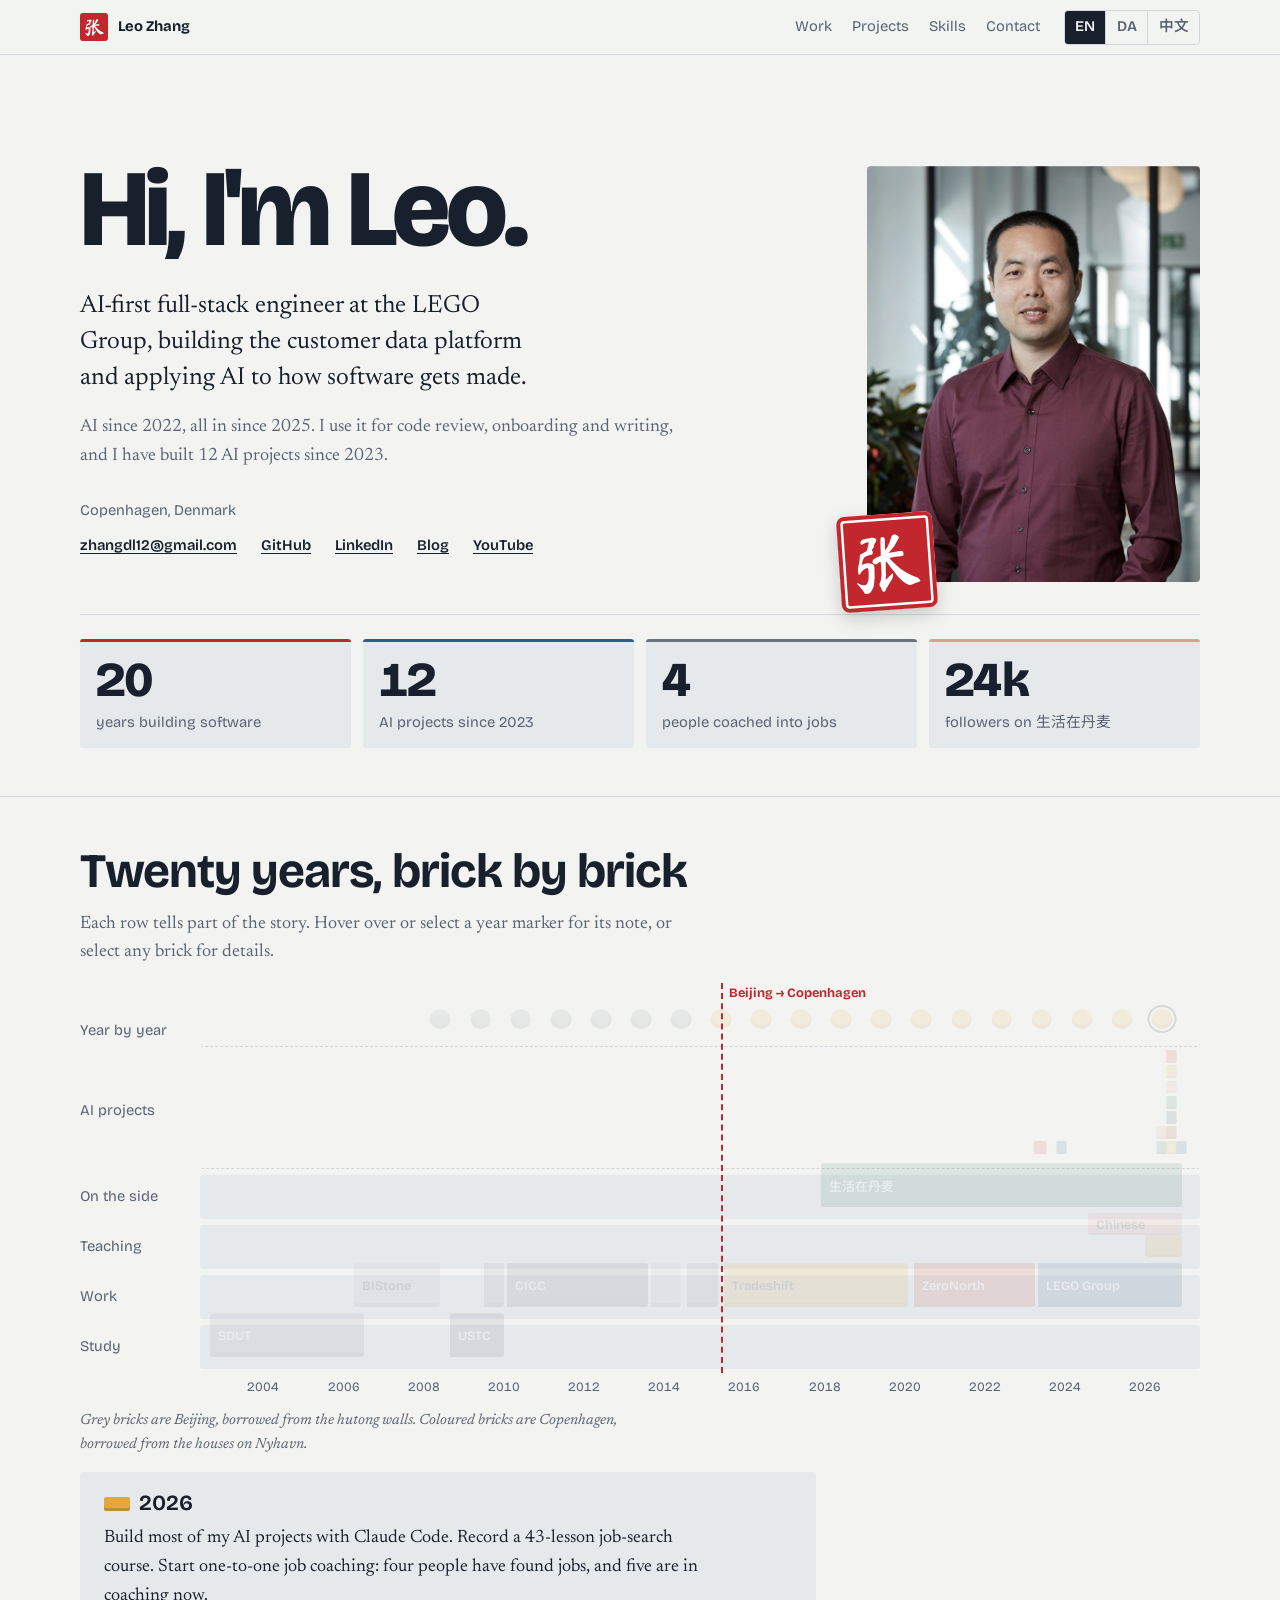
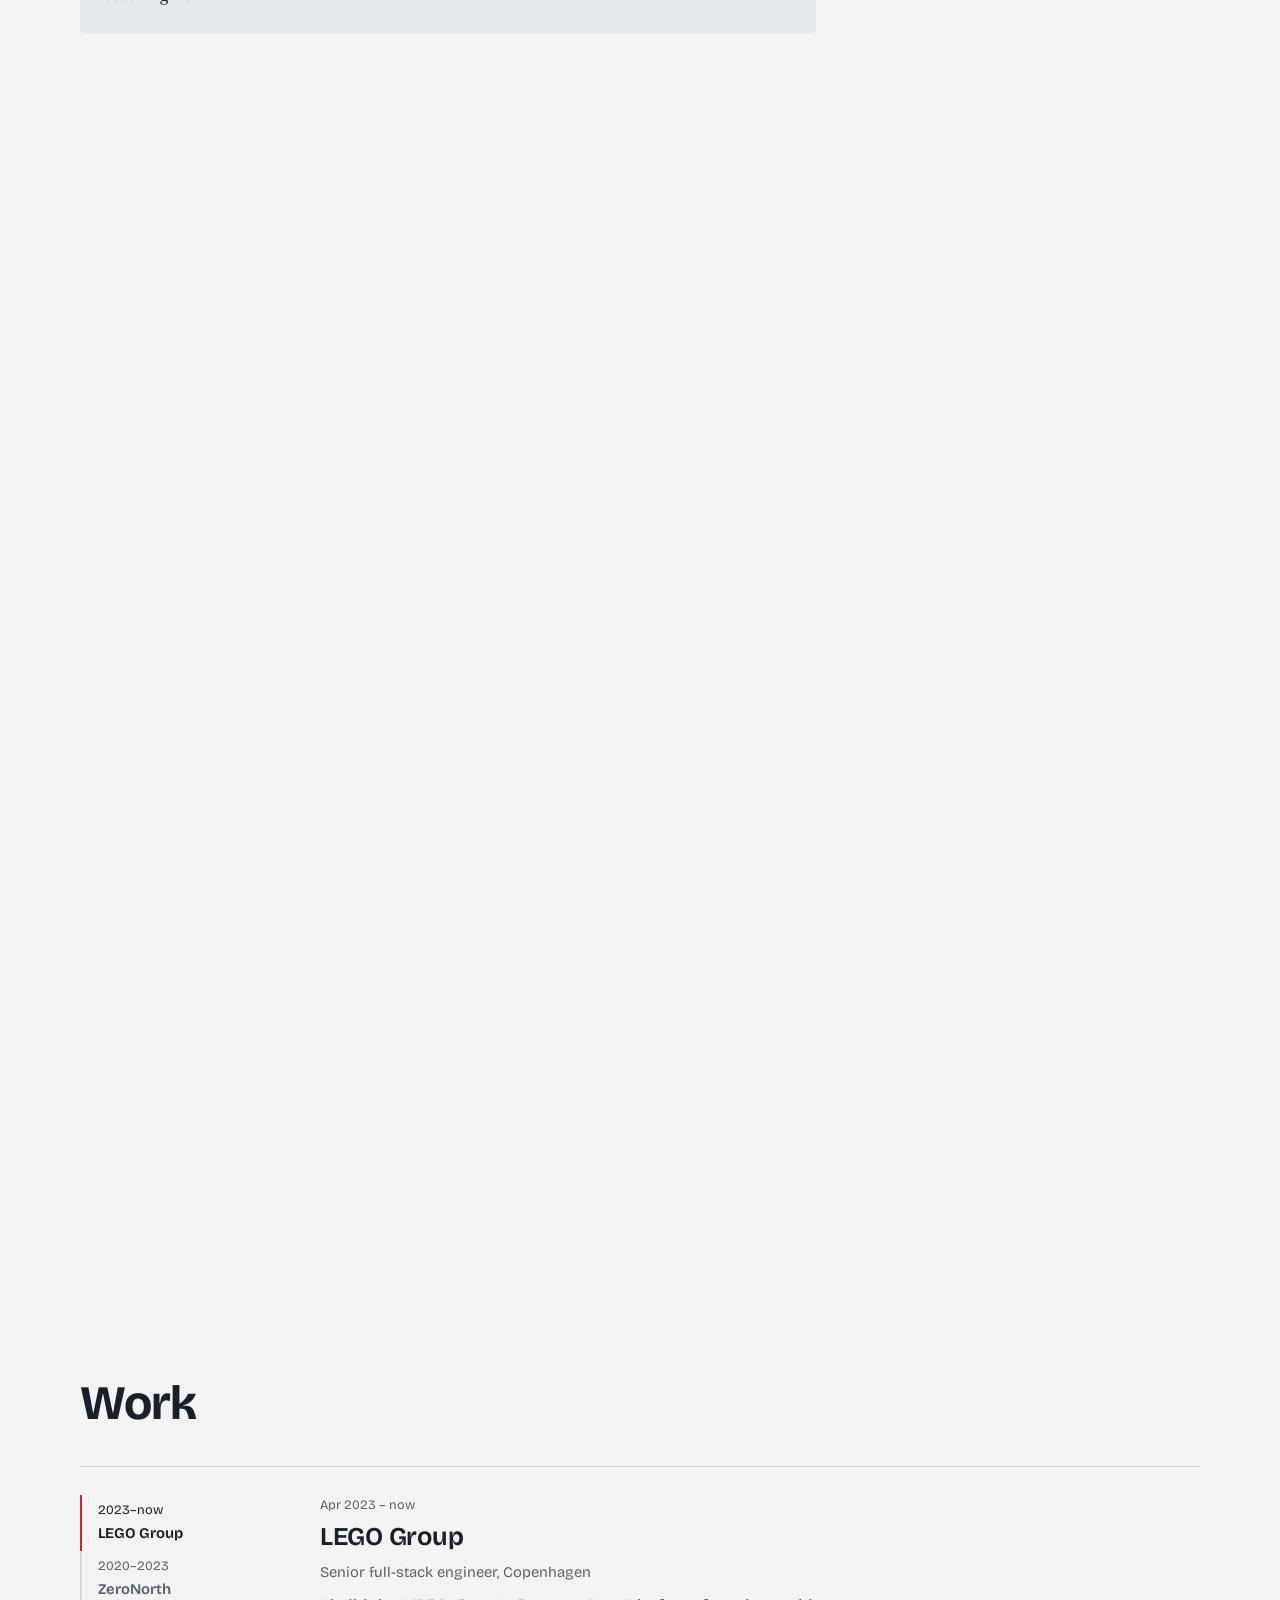
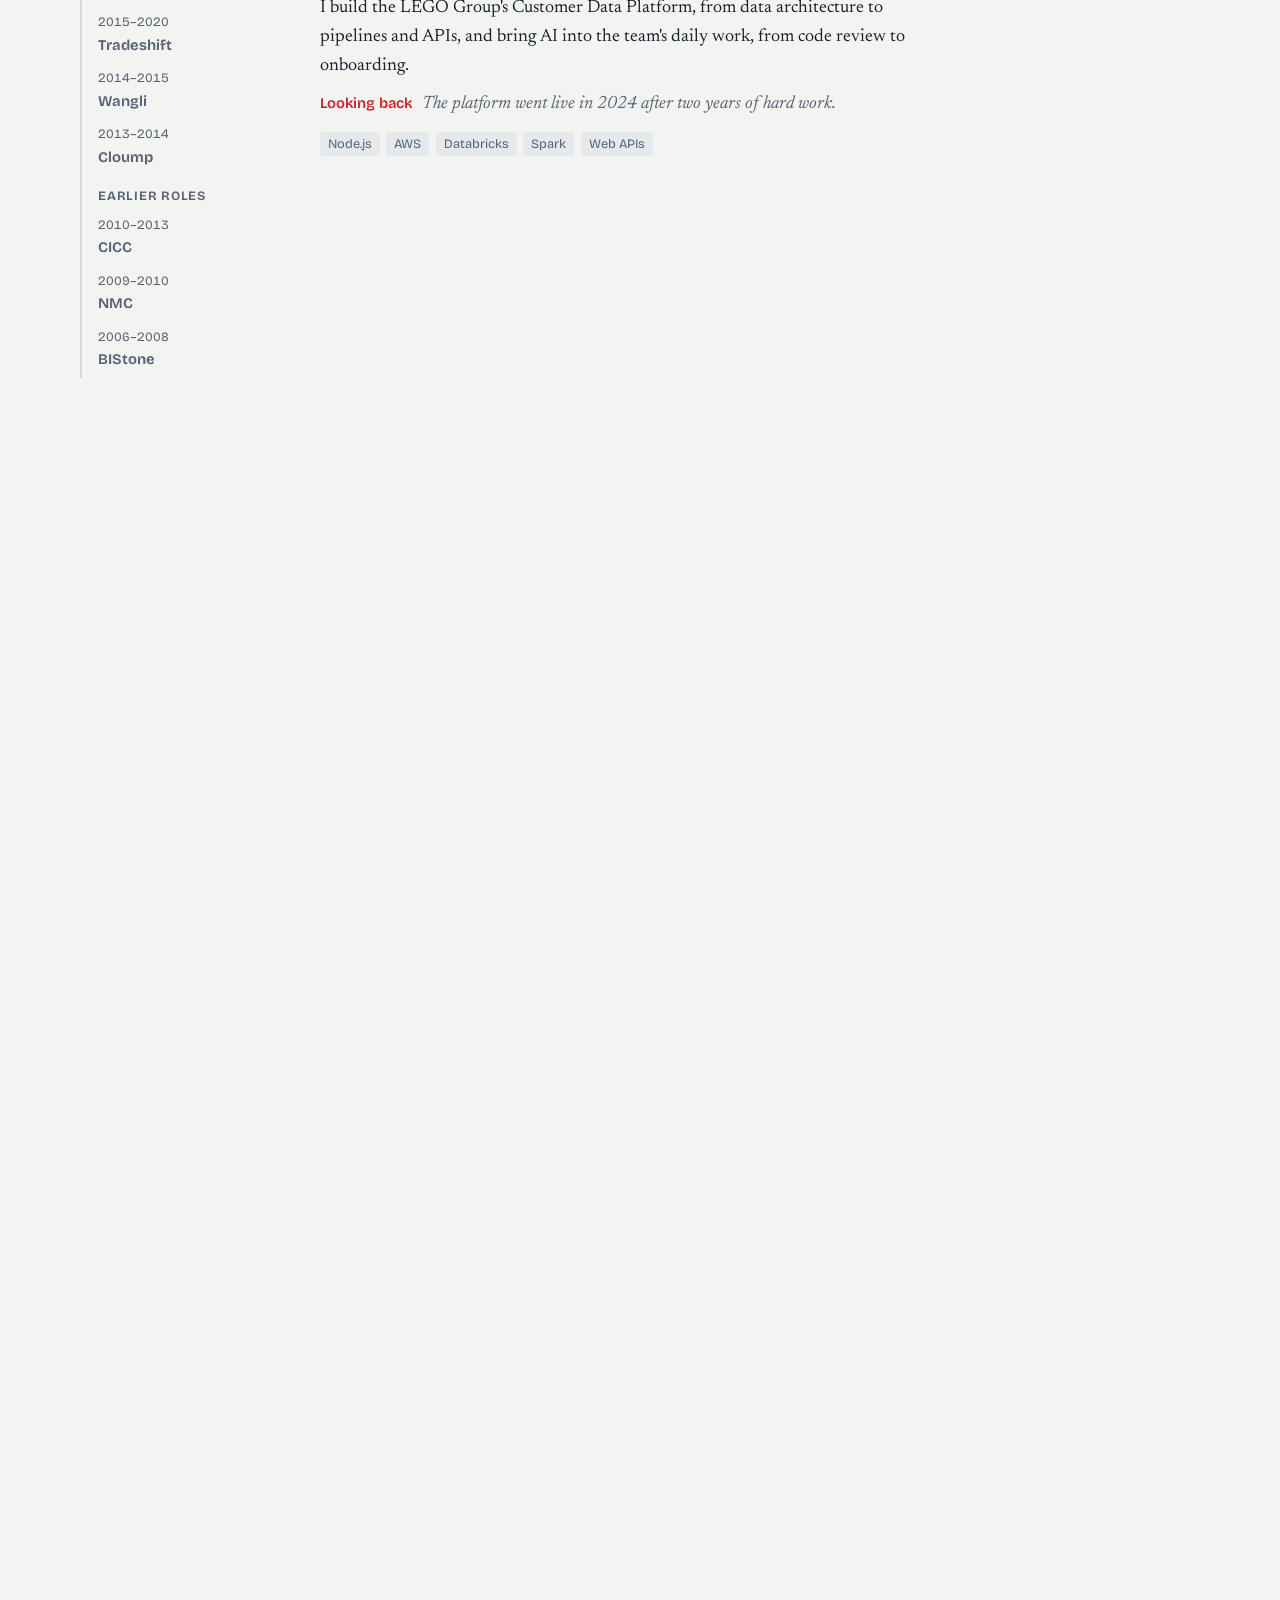
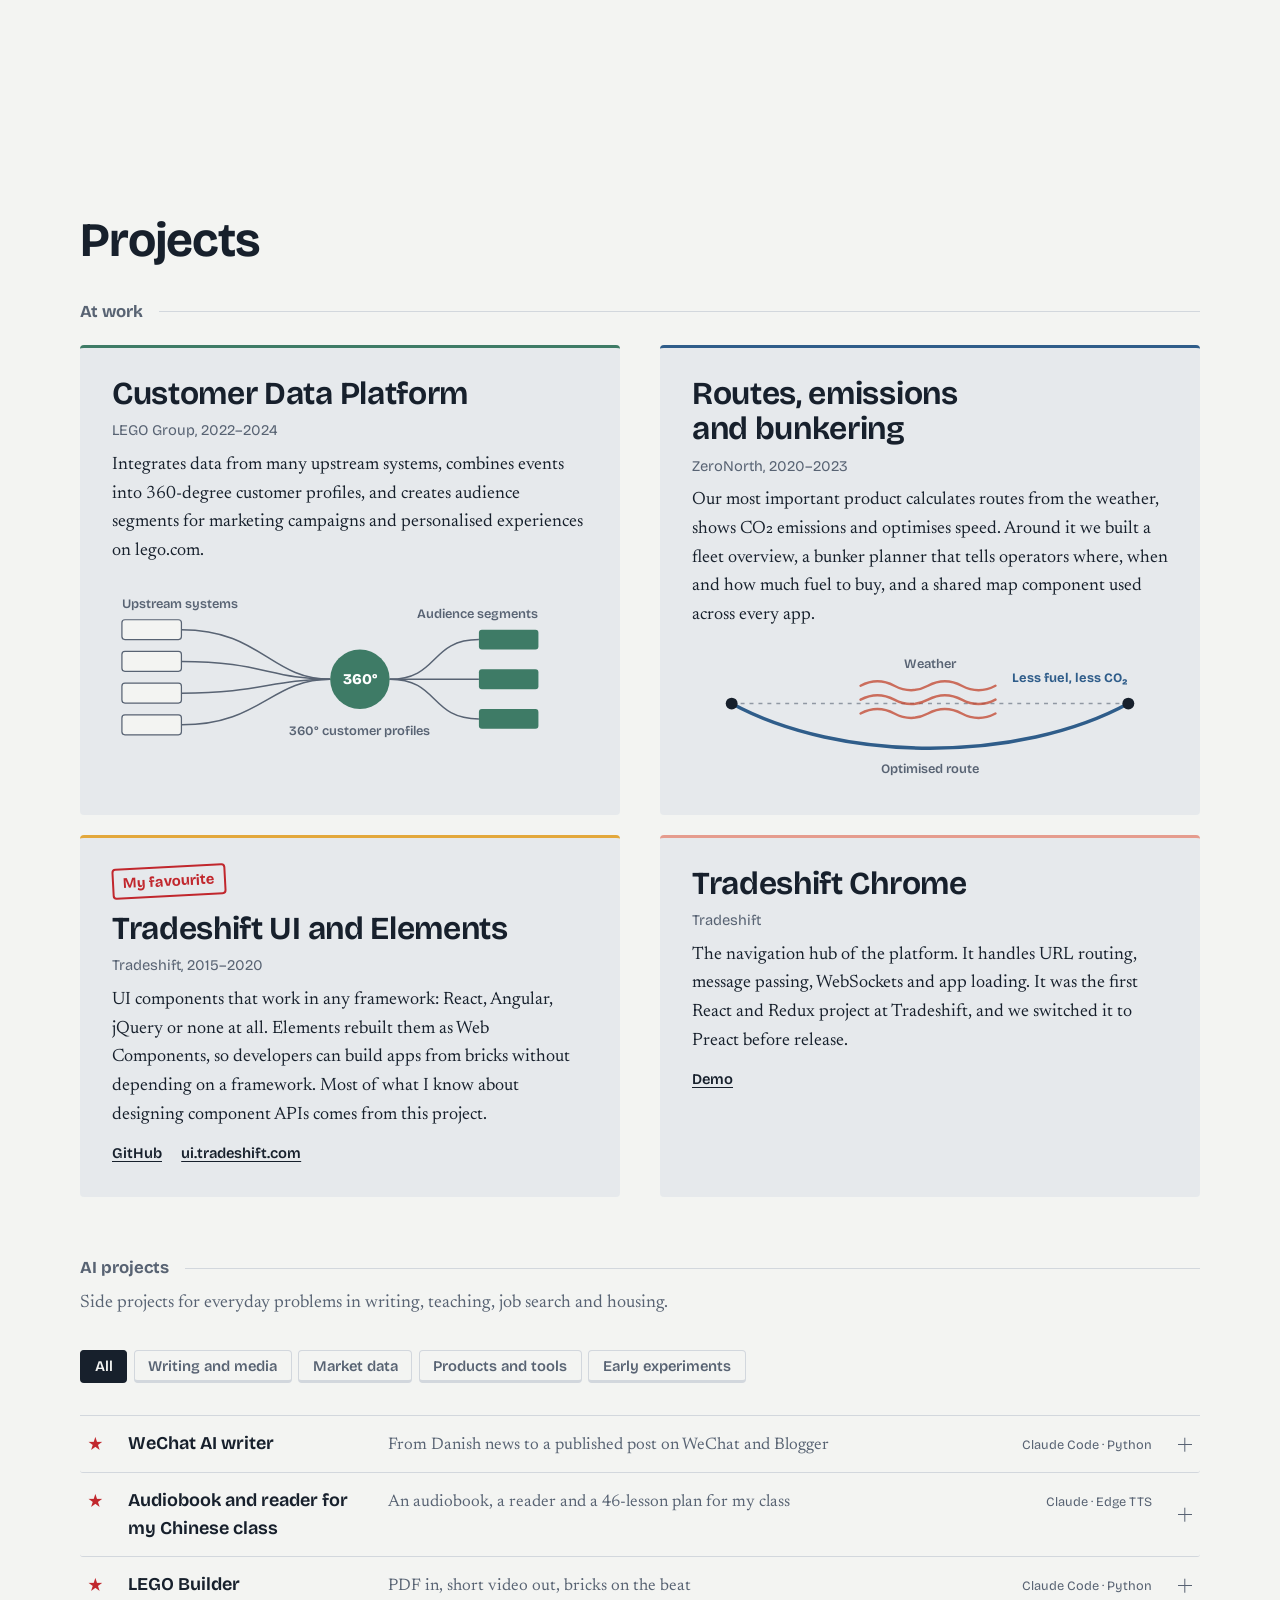
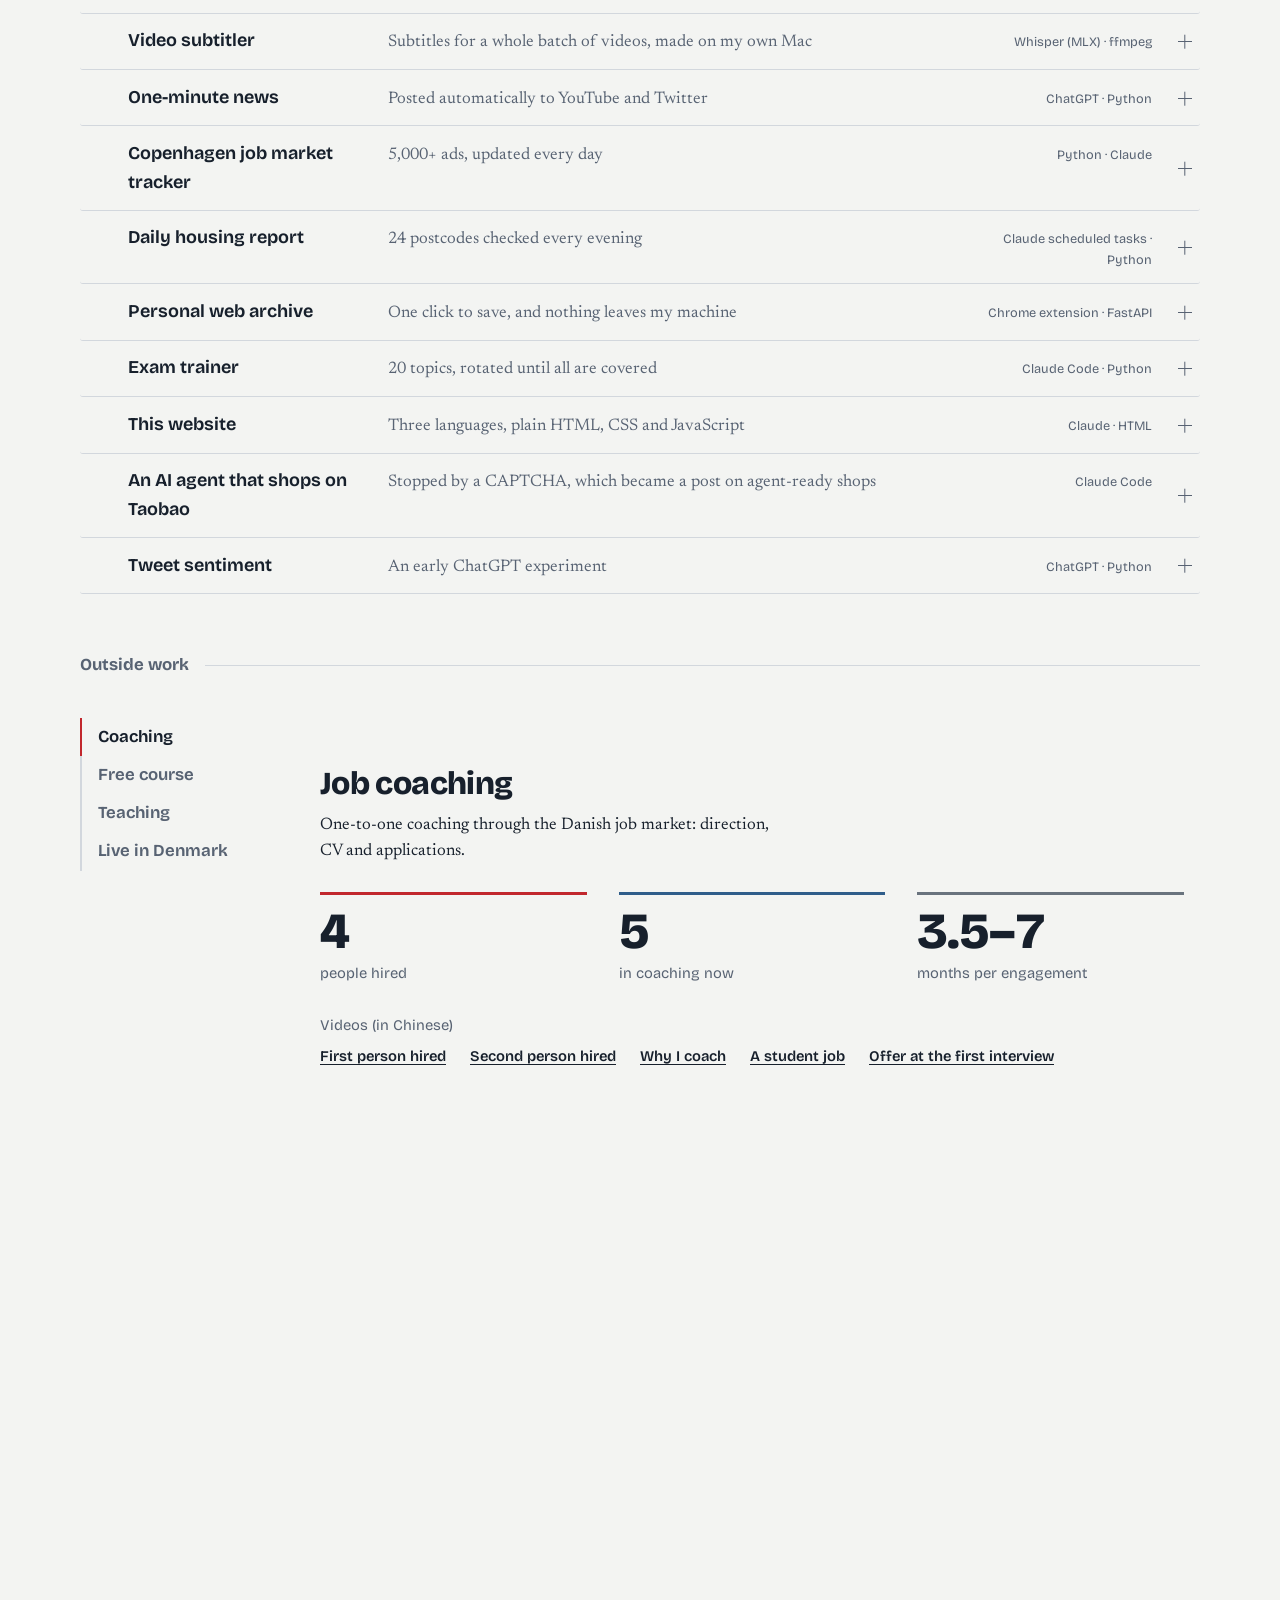
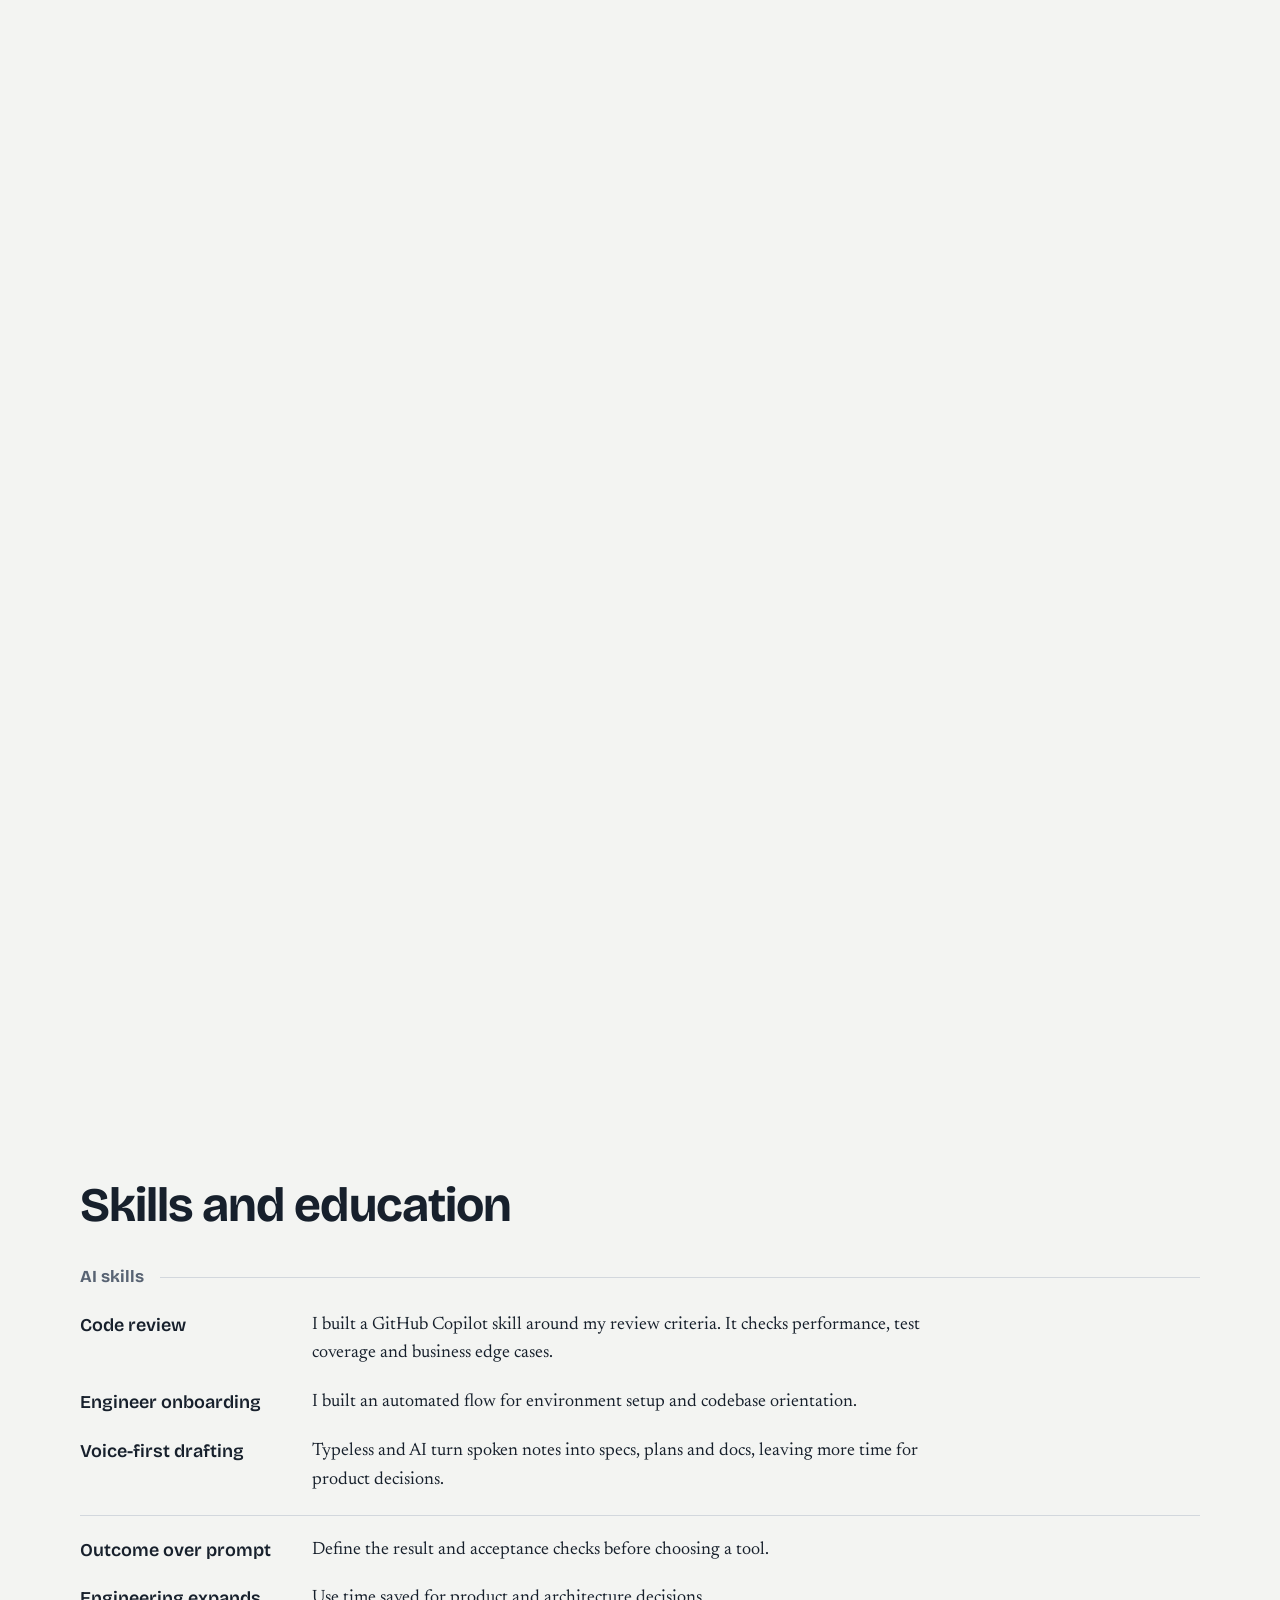
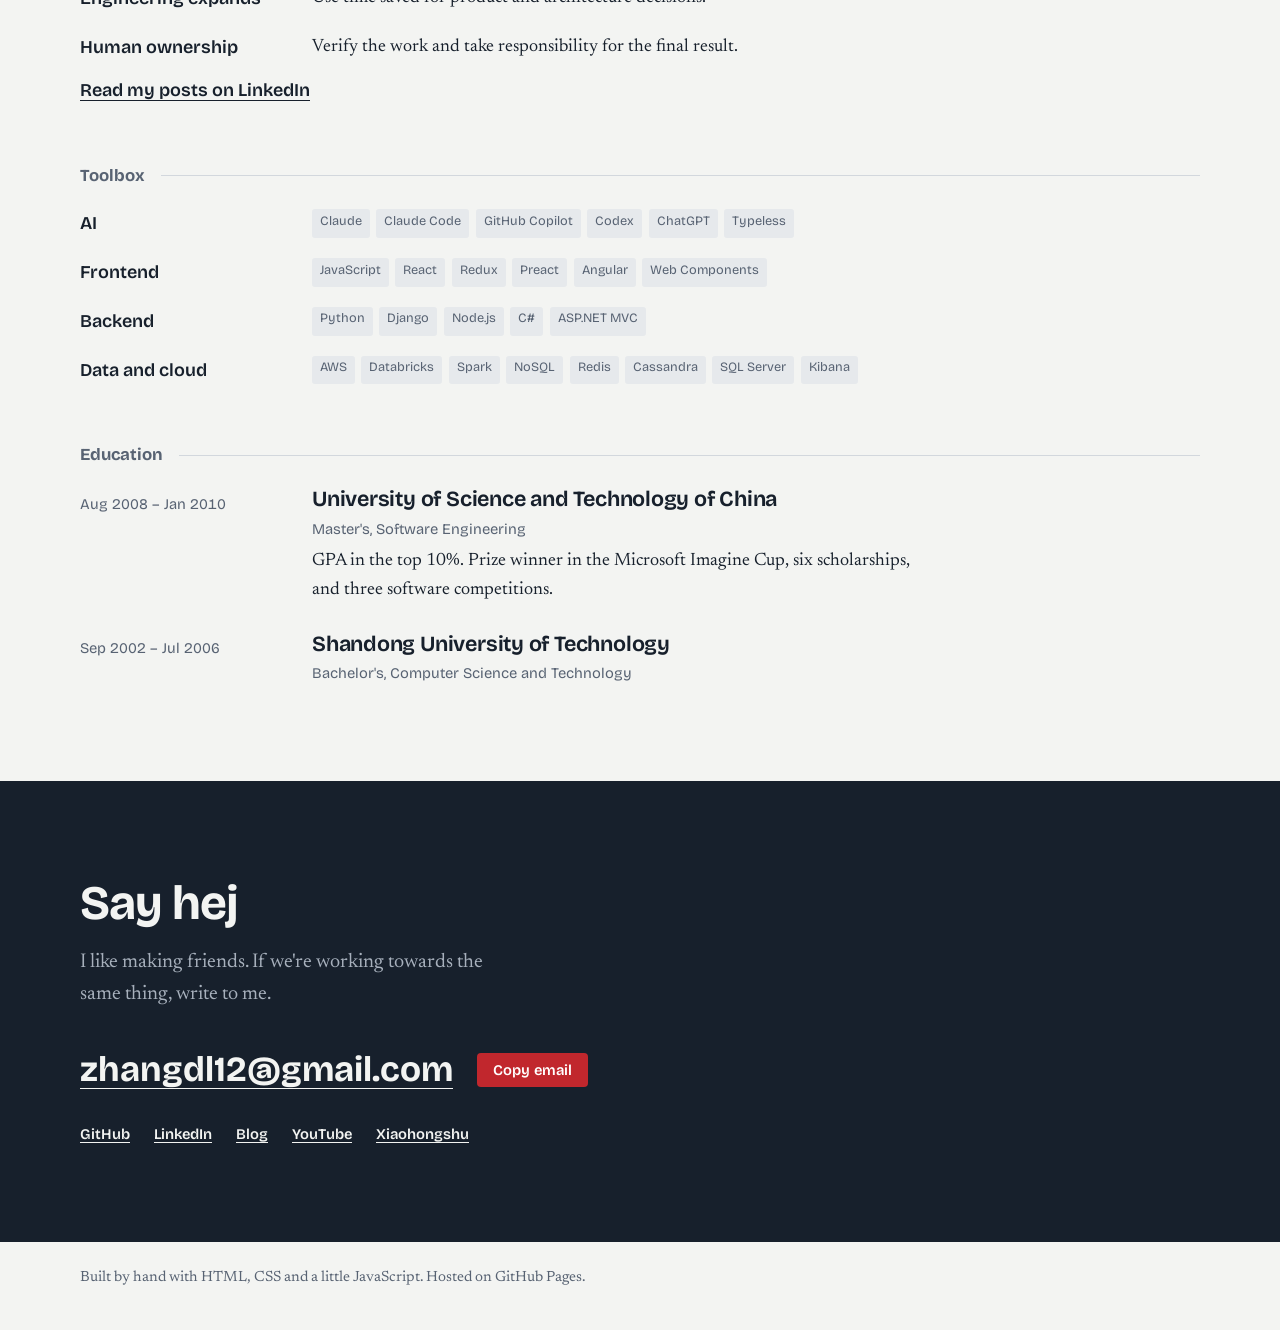
<file: index.html>
<!doctype html>
<html lang="en">

<head>
  <meta charset="utf-8">
  <meta name="viewport" content="width=device-width, initial-scale=1, viewport-fit=cover">
  <title>Leo Zhang · Full-stack engineer, all in on AI</title>
  <meta name="description"
    content="Leo Zhang is a full-stack developer with nearly 20 years of experience, first in Beijing and since 2015 in Copenhagen.">
  <link rel="canonical" href="https://zdlm.github.io/cv/">
  <link rel="alternate" hreflang="en" href="https://zdlm.github.io/cv/">
  <link rel="alternate" hreflang="da" href="https://zdlm.github.io/cv/?lang=da">
  <link rel="alternate" hreflang="zh-CN" href="https://zdlm.github.io/cv/?lang=zh">
  <link rel="alternate" hreflang="x-default" href="https://zdlm.github.io/cv/">
  <meta property="og:title" content="Leo Zhang · Full-stack engineer, all in on AI">
  <meta property="og:description"
    content="Full-stack engineer at the LEGO Group. Beijing, then Copenhagen. Twenty years, brick by brick.">
  <meta property="og:type" content="website">
  <meta property="og:url" content="https://zdlm.github.io/cv/">
  <meta property="og:image" content="https://zdlm.github.io/cv/assets/og.jpg">
  <meta property="og:image:width" content="1200">
  <meta property="og:image:height" content="630">
  <meta property="og:image:alt" content="Leo Zhang, full-stack engineer, with the red 张 seal">
  <meta name="twitter:card" content="summary_large_image">
  <meta name="theme-color" content="#C1272D">
  <link rel="icon"
    href="data:image/svg+xml,%3Csvg xmlns='http://www.w3.org/2000/svg' viewBox='0 0 64 64'%3E%3Crect x='4' y='4' width='56' height='56' rx='6' fill='%23C1272D'/%3E%3Ctext x='32' y='45' font-size='38' text-anchor='middle' fill='white' font-family='serif'%3E%E5%BC%A0%3C/text%3E%3C/svg%3E">
  <link rel="preconnect" href="https://fonts.googleapis.com">
  <link rel="preconnect" href="https://fonts.gstatic.com" crossorigin>
  <link rel="stylesheet"
    href="https://fonts.googleapis.com/css2?family=Bricolage+Grotesque:opsz,wght@12..96,400..800&family=Newsreader:ital,opsz,wght@0,6..72,400..600;1,6..72,400&family=Noto+Serif+SC:wght@400;600&family=Noto+Sans+SC:wght@500;800&display=swap">
  <link rel="stylesheet" href="https://fonts.googleapis.com/css2?family=Ma+Shan+Zheng&text=%E5%BC%A0&display=block">
  <link rel="stylesheet" href="assets/style.css">
</head>

<body>
  <a class="skip" href="#main" data-t="ui.skip">Skip to content</a>

  <header class="bar">
    <div class="bar-inner">
      <a class="brand" href="#top" aria-label="Leo Zhang">
        <span class="seal seal-sm" aria-hidden="true">张</span>
        <span class="brand-name">Leo Zhang</span>
      </a>
      <nav class="nav" aria-label="Sections">
        <a href="#work" data-t="ui.nav.work">Work</a>
        <a href="#projects" data-t="ui.nav.projects">Projects</a>
        <a href="#skills" data-t="ui.nav.skills">Skills</a>
        <a href="#contact" data-t="ui.nav.contact">Contact</a>
      </nav>
      <div class="lang" role="group" aria-label="Language">
        <button type="button" data-lang="en" lang="en">EN</button>
        <button type="button" data-lang="da" lang="da">DA</button>
        <button type="button" data-lang="zh" lang="zh">中文</button>
      </div>
    </div>
  </header>

  <main id="main">
    <section class="hero wrap" id="top">
      <div class="hero-text">
        <h1 class="hello" data-t="hero.hello">Hi, I'm Leo.</h1>
        <p class="lede" data-t="hero.lede"></p>
        <p class="aside" data-t="hero.aside"></p>
        <ul class="facts">
          <li data-t="hero.location"></li>
        </ul>
        <ul class="links">
          <li><a id="hero-email" href="#"></a></li>
          <li><a id="hero-github" href="#" rel="me">GitHub</a></li>
          <li><a id="hero-linkedin" href="#" rel="me">LinkedIn</a></li>
          <li><a id="hero-blog" href="#" rel="me">Blog</a></li>
          <li><a id="hero-youtube" href="#" rel="me">YouTube</a></li>
        </ul>
      </div>
      <figure class="hero-photo">
        <img src="assets/leo.jpg" width="720" height="900" alt="Leo Zhang">
        <span class="seal seal-lg" aria-hidden="true">张</span>
      </figure>
      <div class="quick">
        <dl class="quick-facts" id="quick-facts"></dl>
      </div>
    </section>

    <section class="wall-section" id="wall" aria-labelledby="wall-title">
      <!-- On wide screens .wall-run is made taller and .wall-stage sticks while the years play (setupScrub).
           The title is part of the stage: the wall starts playing once the title reaches the top. -->
      <div class="wall-run" id="wall-run">
        <div class="wall-stage" id="wall-stage">
          <div class="wrap">
            <h2 id="wall-title" data-t="ui.wallTitle">Twenty years, brick by brick</h2>
            <p class="intro" data-t="ui.wallIntro"></p>
          </div>
          <div class="wall-scroll wrap">
            <div class="wall" id="wall-grid"></div>
          </div>
          <div class="wrap">
            <p class="wall-key" data-t="ui.wallKey"></p>
            <div class="brick-detail" id="brick-detail" aria-live="polite"></div>
          </div>
        </div>
      </div>
    </section>

    <section class="wrap block" id="work" aria-labelledby="work-title">
      <!-- On wide screens the stage sticks and the jobs play one at a time (setupWorkPlay) -->
      <div class="work-run" id="work-run">
        <div class="work-stage" id="work-stage">
          <h2 id="work-title" data-t="ui.workTitle">Work</h2>
          <div class="work-body">
            <ol class="work-rail" id="work-rail"></ol>
            <ol class="jobs" id="jobs"></ol>
          </div>
        </div>
      </div>
      <details class="jobs-earlier" id="jobs-earlier">
        <summary></summary>
        <ol class="jobs" id="jobs-older"></ol>
      </details>
    </section>

    <section class="wrap block" id="projects" aria-labelledby="projects-title">
      <h2 id="projects-title" data-t="ui.projectsTitle">Projects</h2>
      <div class="work-projects">
        <h3 class="project-subtitle" data-t="ui.otherProjects"></h3>
        <div class="projects" id="project-list"></div>
      </div>
      <div class="ai-builtwrap">
        <div class="ai-list-head">
          <div>
            <h3 class="ai-view-title" data-t="ai.builtTitle"></h3>
            <p class="ai-intro" data-t="ai.builtIntro"></p>
          </div>
          <div class="filters" id="ai-filters" role="group" aria-label="Filter projects"></div>
        </div>
        <!-- One row per project; a row opens to its description (renderAI, toggleRow) -->
        <ol class="ai-list" id="ai-built"></ol>
      </div>
    </section>

    <!-- Projects, part three: Outside work. Four short sections, one template each:
         title, one line, three numbers, one row of links (render* in main.js). -->
    <div class="wrap beyond" id="beyond">
      <h3 class="project-subtitle beyond-label" data-t="ui.beyond">Outside work</h3>
    </div>

    <section class="wrap block ow-sec coaching" id="coaching" aria-labelledby="coaching-title">
      <div class="tc-head">
        <h4 class="ow-title" id="coaching-title" data-t="coaching.title">Job coaching</h4>
        <p class="dk-lede" data-t="coaching.lede"></p>
      </div>
      <dl class="dk-stats ow-stats" id="co-stats"></dl>
      <p class="ow-links" id="co-links"></p>
    </section>

    <section class="wrap block ow-sec freecourse" id="course" aria-labelledby="course-title">
      <div class="tc-head">
        <h4 class="ow-title" id="course-title" data-t="course.title">Free job-search course</h4>
        <p class="dk-lede" data-t="course.lede"></p>
      </div>
      <dl class="dk-stats ow-stats" id="cs-stats"></dl>
      <p class="ow-links" id="cs-links"></p>
    </section>

    <section class="wrap block ow-sec teaching" id="teaching" aria-labelledby="teaching-title">
      <div class="tc-head">
        <h4 class="ow-title" id="teaching-title" data-t="teaching.title">Teaching Chinese</h4>
        <p class="dk-lede" data-t="teaching.lede"></p>
      </div>
      <dl class="dk-stats ow-stats" id="tc-stats"></dl>
      <p class="ow-links" id="tc-links"></p>
    </section>

    <section class="wrap block ow-sec" id="denmark" aria-labelledby="denmark-title">
      <div class="tc-head">
        <h4 class="ow-title" id="denmark-title" data-t="denmark.title">生活在丹麦</h4>
        <p class="dk-lede" data-t="denmark.lede"></p>
      </div>
      <dl class="dk-stats ow-stats" id="dk-stats"></dl>
      <p class="ow-links" id="dk-links"></p>
    </section>

    <!-- Skills and education: AI skills, the toolbox, education. Same group labels as Projects. -->
    <section class="wrap block skills" id="skills" aria-labelledby="skills-title">
      <h2 id="skills-title" data-t="ui.skillsTitle">Skills and education</h2>
      <div class="skill-part" id="ai" aria-labelledby="ai-title">
        <h3 class="group-label" id="ai-title" data-t="ai.viewTitle">How I work with AI</h3>
        <dl class="toolbox ai-how" id="ai-how"></dl>
        <p class="cs-more"><a id="ai-linkedin" href="#" data-t="ai.linkedin"></a></p>
      </div>
      <div class="skill-part" id="toolbox" aria-labelledby="toolbox-title">
        <h3 class="group-label" id="toolbox-title" data-t="ui.toolboxTitle">Toolbox</h3>
        <dl class="toolbox" id="toolbox-list"></dl>
      </div>
      <div class="skill-part" id="education" aria-labelledby="edu-title">
        <h3 class="group-label" id="edu-title" data-t="ui.eduTitle">Education</h3>
        <div class="edu" id="edu-list"></div>
      </div>
    </section>

    <section class="contact" id="contact" aria-labelledby="contact-title">
      <div class="wrap contact-inner">
        <h2 id="contact-title" data-t="ui.contactTitle">Say hej</h2>
        <p data-t="ui.contactText"></p>
        <div class="email-row">
          <a class="email" id="contact-email" href="#"></a>
          <button type="button" class="copy" id="copy-email" data-t="ui.copy">Copy email</button>
        </div>
        <ul class="links">
          <li><a id="contact-github" href="#">GitHub</a></li>
          <li><a id="contact-linkedin" href="#">LinkedIn</a></li>
          <li><a id="contact-blog" href="#">Blog</a></li>
          <li><a id="contact-youtube" href="#">YouTube</a></li>
          <li><a id="contact-xhs" href="#" data-t="course.links.xhs">Xiaohongshu</a></li>
        </ul>
      </div>
    </section>
  </main>

  <footer class="wrap foot">
    <p data-t="ui.footer"></p>
  </footer>

  <noscript>
    <div class="wrap">
      <p>Leo Zhang is a full-stack engineer at the LEGO Group in Copenhagen, with nearly 20 years of experience,
        first in Beijing and since 2015 in Copenhagen. He builds the LEGO Group's customer data platform and practical
        AI tools, and outside work coaches job seekers, teaches Chinese and writes 生活在丹麦.</p>
      <p>Work: LEGO Group (2023–now), ZeroNorth (from Maersk Tankers), Tradeshift, Wangli, Cloump, CICC, NMC, BIStone.</p>
      <p>The rest of this site needs JavaScript. Email zhangdl12@gmail.com · <a
          href="https://github.com/zdlm">github.com/zdlm</a></p>
    </div>
  </noscript>

  <script src="assets/content.js"></script>
  <script src="assets/main.js"></script>
</body>

</html>
</file>
<file: assets/style.css>
/* Layout concept: a single left-aligned column with one wide, scrollable "wall"
   where a 20-year career is laid out as bricks. Grey = Beijing hutong brick,
   colour = Nyhavn facades. A red seal (张) is the only ornament. */

/* The Newsreader web subset has no subscript digits, so CO₂ fell through to a
   full-width CJK glyph. Send only U+2080–208E to a Latin system serif. */
@font-face {
  font-family: "Subscripts";
  /* The first local() that exists wins, so list only fonts that have these glyphs */
  src: local("Cambria"), local("Georgia"), local("STIXTwoText"), local("Noto Serif"), local("DejaVu Serif");
  unicode-range: U+2080-208E;
}

:root {
  --paper: #F3F4F2;
  --paper-2: #E6E9EC;
  --ink: #17202C;
  --muted: #586373;
  --rule: #D2D7DD;
  --seal: #C1272D;
  --seal-ink: #FFFFFF;
  --band-bg: #17202C;
  --band-fg: #F3F4F2;
  --band-muted: #A7B0BC;

  /* Beijing hutong greys */
  --bj-0: #8B939C;
  --bj-0-ink: #FFFFFF;
  --bj-1: #69737E;
  --bj-1-ink: #FFFFFF;
  --bj-2: #AEB5BC;
  --bj-2-ink: #17202C;
  /* Nyhavn facades */
  --cph-0: #E3A83C;
  --cph-0-ink: #17202C;
  --cph-1: #C2452D;
  --cph-1-ink: #FFFFFF;
  --cph-2: #2F5D8A;
  --cph-2-ink: #FFFFFF;
  --cph-3: #3E7B66;
  --cph-3-ink: #FFFFFF;
  --cph-4: #E59C8E;
  --cph-4-ink: #17202C;

  --display: "Bricolage Grotesque", "Subscripts", "Noto Sans SC", "PingFang SC", system-ui, sans-serif;
  --body: "Newsreader", "Subscripts", "Noto Serif SC", "Songti SC", Georgia, serif;
  --seal-font: "Ma Shan Zheng", "Kaiti SC", "STKaiti", "Noto Serif SC", serif;

  /* Type scale: six steps, like Apple's 12 / 14 / 17 / 21 / 28 / 56. Use these, not new sizes */
  --fs-xs: 0.8rem;
  --fs-sm: 0.92rem;
  --fs-md: 1.05rem;
  --fs-body: 1.125rem;
  --fs-lede: 1.25rem;
  --fs-h3: 1.35rem;

  /* Motion: one easing curve and two durations for every transition */
  --ease: cubic-bezier(0.4, 0, 0.6, 1);
  --dur-fast: 0.24s;
  --dur: 0.32s;

  /* Spacing: three steps for vertical rhythm. Use these, not new values.
     section = between main sections (above each h2), group = between groups inside a
     section (above each group label), item = between the four Outside work parts */
  --space-section: clamp(4.5rem, 3rem + 4vw, 6rem);
  --space-group: clamp(3rem, 2.25rem + 2vw, 4rem);
  --space-item: clamp(2.5rem, 2rem + 1.5vw, 3rem);

  --label-w: 7.5rem;
  /* Label column shared by Work, AI skills and Toolbox, so their text starts on one line */
  --label-col: 12.5rem;
  --label-gap: 2rem;
  --measure: 62ch;
  color-scheme: light;
}

@media (prefers-color-scheme: dark) {
  :root:not([data-theme="light"]) {
    --paper: #121820;
    --paper-2: #1C242F;
    --ink: #E7EAEE;
    --muted: #9AA4B1;
    --rule: #2B3440;
    --seal: #D9393F;
    --seal-ink: #FFFFFF;
    --band-bg: #1C242F;
    --band-fg: #E7EAEE;
    --band-muted: #9AA4B1;
    --bj-0: #6B737C;
    --bj-1: #535B65;
    --bj-2: #848C95;
    --bj-2-ink: #FFFFFF;
    --cph-0: #D69B30;
    --cph-1: #B9442E;
    --cph-2: #3A6C9C;
    --cph-3: #3F806A;
    --cph-4: #D88E80;
    color-scheme: dark;
  }
}

:root[data-theme="dark"] {
  --paper: #121820;
  --paper-2: #1C242F;
  --ink: #E7EAEE;
  --muted: #9AA4B1;
  --rule: #2B3440;
  --seal: #D9393F;
  --seal-ink: #FFFFFF;
  --band-bg: #1C242F;
  --band-fg: #E7EAEE;
  --band-muted: #9AA4B1;
  --bj-0: #6B737C;
  --bj-1: #535B65;
  --bj-2: #848C95;
  --bj-2-ink: #FFFFFF;
  --cph-0: #D69B30;
  --cph-1: #B9442E;
  --cph-2: #3A6C9C;
  --cph-3: #3F806A;
  --cph-4: #D88E80;
  color-scheme: dark;
}

*,
*::before,
*::after {
  box-sizing: border-box;
}

html {
  scroll-behavior: smooth;
  scroll-padding-top: 5rem;
  -webkit-text-size-adjust: 100%;
}

@media (prefers-reduced-motion: reduce) {
  html {
    scroll-behavior: auto;
  }
}

body {
  margin: 0;
  background: var(--paper);
  color: var(--ink);
  font-family: var(--body);
  font-size: var(--fs-body);
  line-height: 1.6;
  font-optical-sizing: auto;
}

body::before {
  content: "";
  position: fixed;
  inset: 0 0 auto;
  height: env(safe-area-inset-top, 0px);
  z-index: 10;
  background: var(--paper);
}

:lang(zh) body,
html:lang(zh-CN) body {
  line-height: 1.8;
}

img {
  max-width: 100%;
}

a {
  color: inherit;
  text-decoration-thickness: 1px;
  text-underline-offset: 0.2em;
}

a,
button {
  transition: color var(--dur-fast) var(--ease), background-color var(--dur-fast) var(--ease),
    border-color var(--dur-fast) var(--ease);
}

a:hover {
  color: var(--seal);
}

:focus-visible {
  outline: 2px solid var(--seal);
  outline-offset: 3px;
  border-radius: 2px;
}

h1,
h2,
h3 {
  font-family: var(--display);
  line-height: 1.1;
  text-wrap: balance;
  margin: 0;
}

h2 {
  font-size: clamp(1.9rem, 1.3rem + 2.2vw, 3rem);
  font-weight: 700;
  letter-spacing: -0.02em;
}

h3 {
  font-size: var(--fs-h3);
  font-weight: 650;
  letter-spacing: -0.01em;
}

p {
  margin: 0;
}

.wrap {
  max-width: 72rem;
  margin-inline: auto;
  padding-left: max(16px, env(safe-area-inset-left, 0px));
  padding-right: max(16px, env(safe-area-inset-right, 0px));
}

.skip {
  position: absolute;
  left: -999px;
  top: 0;
}

.skip:focus {
  left: 16px;
  top: 16px;
  z-index: 30;
  background: var(--paper);
  padding: 0.5rem 1rem;
}

/* ---------- seal ---------- */
.seal {
  display: inline-grid;
  place-items: center;
  background: var(--seal);
  color: var(--seal-ink);
  font-family: var(--seal-font);
  font-weight: 400;
  line-height: 1;
  border-radius: 4px;
  box-shadow: inset 0 0 0 2px var(--seal), inset 0 0 0 3.5px var(--seal-ink);
}

.seal-sm {
  width: 1.75rem;
  height: 1.75rem;
  font-size: 1.3rem;
  border-radius: 3px;
  box-shadow: none;
}

.seal-lg {
  width: clamp(7rem, 16vw, 11rem);
  height: clamp(7rem, 16vw, 11rem);
  font-size: clamp(5rem, 12vw, 8.25rem);
  transform: rotate(-5deg);
  box-shadow: inset 0 0 0 6px var(--seal), inset 0 0 0 9px var(--seal-ink);
  border-radius: 8px;
}

/* ---------- header ---------- */
.bar {
  position: sticky;
  top: env(safe-area-inset-top, 0px);
  z-index: 20;
  background: var(--paper);
  border-bottom: 1px solid var(--rule);
}

/* Frosted glass, as on apple.com: the page shows through, blurred */
@supports (backdrop-filter: blur(1px)) or (-webkit-backdrop-filter: blur(1px)) {
  .bar {
    background: color-mix(in srgb, var(--paper) 78%, transparent);
    -webkit-backdrop-filter: saturate(1.8) blur(20px);
    backdrop-filter: saturate(1.8) blur(20px);
  }
}

.bar-inner {
  max-width: 72rem;
  margin-inline: auto;
  padding-left: max(16px, env(safe-area-inset-left, 0px));
  padding-right: max(16px, env(safe-area-inset-right, 0px));
  padding-block: 0.6rem;
  display: flex;
  align-items: center;
  gap: 1.5rem;
  font-family: var(--display);
  font-size: var(--fs-sm);
}

.brand {
  display: flex;
  align-items: center;
  gap: 0.6rem;
  text-decoration: none;
  font-weight: 700;
}

.nav {
  display: flex;
  gap: 1.25rem;
  margin-left: auto;
}

.nav a {
  text-decoration: none;
  color: var(--muted);
  white-space: nowrap;
}

.brand-name,
.lang button {
  white-space: nowrap;
}

.nav a:hover,
.nav a[aria-current="true"] {
  color: var(--ink);
}

.nav a[aria-current="true"] {
  text-decoration: underline;
  text-decoration-color: var(--seal);
  text-decoration-thickness: 2px;
  text-underline-offset: 0.45em;
}

/* Narrow screens: the nav drops to a second row that scrolls sideways */
@media (max-width: 1100px) {
  html {
    scroll-padding-top: 6.5rem;
  }

  .bar-inner {
    flex-wrap: wrap;
    row-gap: 0;
  }

  .lang {
    margin-left: auto;
  }

  .nav {
    --pad: max(16px, env(safe-area-inset-left, 0px));
    order: 3;
    /* Bleed to the screen edges so the divider spans the full width */
    flex-basis: calc(100% + 2 * var(--pad));
    margin: 0.45rem calc(-1 * var(--pad)) -0.6rem;
    padding: 0.5rem var(--pad) 0.65rem;
    border-top: 1px solid var(--rule);
    overflow-x: auto;
    mask-image: linear-gradient(to right, #000 calc(100% - 2.5rem), transparent);
    scrollbar-width: none;
    -webkit-overflow-scrolling: touch;
  }

  .nav::-webkit-scrollbar {
    display: none;
  }
}

.lang {
  display: flex;
  border: 1px solid var(--rule);
  border-radius: 4px;
  overflow: hidden;
}

.lang button {
  font: inherit;
  font-size: var(--fs-sm);
  font-weight: 600;
  background: transparent;
  color: var(--muted);
  border: 0;
  padding: 0.3rem 0.65rem;
  cursor: pointer;
}

.lang button+button {
  border-left: 1px solid var(--rule);
}

.lang button[aria-pressed="true"] {
  background: var(--ink);
  color: var(--paper);
}

@media (max-width: 720px) {
  .brand-name {
    display: none;
  }
}

/* ---------- hero ---------- */
.hero {
  display: grid;
  grid-template-columns: minmax(0, 1fr) auto;
  gap: 2rem 3rem;
  align-items: start;
  padding-block: clamp(3rem, 8vw, 6.5rem) calc(var(--space-section) - 3rem);
}

.hello {
  font-size: clamp(3rem, 1.6rem + 6.5vw, 7.25rem);
  font-weight: 800;
  letter-spacing: -0.035em;
  line-height: 0.95;
  font-variation-settings: "opsz" 96;
}

html:lang(zh-CN) .hello {
  letter-spacing: 0;
  line-height: 1.15;
  font-size: clamp(2.5rem, 1.4rem + 5.5vw, 6rem);
}

.lede {
  font-size: clamp(1.25rem, 1.1rem + 0.6vw, 1.55rem);
  line-height: 1.45;
  max-width: 34ch;
  margin-top: 1.75rem;
}

html:lang(zh-CN) .lede {
  max-width: 26em;
  line-height: 1.7;
}

.aside {
  color: var(--muted);
  max-width: var(--measure);
  margin-top: 1rem;
}

.facts,
.links {
  list-style: none;
  padding: 0;
  margin: 1.75rem 0 0;
  display: flex;
  flex-wrap: wrap;
  gap: 0.4rem 1.5rem;
  font-family: var(--display);
  font-size: var(--fs-sm);
}

.facts {
  color: var(--muted);
}

.links {
  margin-top: 0.75rem;
}

.links a {
  font-weight: 600;
}

.hero-photo {
  position: relative;
  margin: 0.5rem 0 0;
  width: clamp(15rem, 26vw, 21rem);
}

.hero-photo img {
  display: block;
  width: 100%;
  height: auto;
  aspect-ratio: 4 / 5;
  object-fit: cover;
  border-radius: 4px;
  background: var(--rule);
}

.hero-photo .seal-lg {
  position: absolute;
  left: -1.75rem;
  bottom: -1.75rem;
  width: 6rem;
  height: 6rem;
  font-size: 4.4rem;
  transform: rotate(-4deg);
  box-shadow: inset 0 0 0 4px var(--seal), inset 0 0 0 6.5px var(--seal-ink), 0 6px 18px rgb(0 0 0 / 0.18);
}

@media (max-width: 900px) {
  .hero-photo {
    width: 13rem;
  }
}

@media (max-width: 640px) {
  .hero {
    grid-template-columns: 1fr;
  }

  .hero-photo {
    order: -1;
    width: 9.5rem;
    margin-left: 1rem;
  }

  .hero-photo .seal-lg {
    width: 4rem;
    height: 4rem;
    font-size: 2.9rem;
    left: -1rem;
    bottom: -1rem;
    box-shadow: inset 0 0 0 3px var(--seal), inset 0 0 0 5px var(--seal-ink), 0 4px 12px rgb(0 0 0 / 0.18);
  }
}

/* ---------- wall ---------- */
.wall-section {
  padding-block: 3rem 1rem;
  border-top: 1px solid var(--rule);
}

.intro {
  color: var(--muted);
  max-width: var(--measure);
  margin-top: 0.75rem;
}

.wall-scroll {
  overflow-x: auto;
  margin-top: 2rem;
  padding-bottom: 0.5rem;
}

.wall {
  position: relative;
  min-width: 56rem;
  display: grid;
  gap: 6px;
  padding-top: 2rem;
  padding-bottom: 1.9rem;
}

.course {
  display: grid;
  grid-template-columns: var(--label-w) 1fr;
  align-items: center;
}

.course-label {
  font-family: var(--display);
  font-size: var(--fs-sm);
  color: var(--muted);
  position: sticky;
  left: 0;
  z-index: 4;
  background: var(--paper);
  align-self: stretch;
  display: flex;
  align-items: center;
}

.track {
  position: relative;
  height: 2.75rem;
  background: var(--paper-2);
  border-radius: 3px;
}

.course-year .track {
  height: 2rem;
  background: transparent;
  border-bottom: 1px dashed var(--rule);
}

.course-ai .track {
  height: 6.4rem;
  background: transparent;
  border-bottom: 1px dashed var(--rule);
}

.brick.point.pile {
  top: auto;
  bottom: calc(var(--pile, 0) * 0.95rem + 2px);
  height: 0.8rem;
  width: 0.8rem !important;
  border-radius: 2px;
  box-shadow: inset 0 -2px 0 rgba(0, 0, 0, 0.18);
}

.brick {
  --c: var(--bj-0);
  --c-ink: var(--bj-0-ink);
  position: absolute;
  top: 0;
  bottom: 0;
  background: var(--c);
  color: var(--c-ink);
  border: 0;
  border-radius: 3px;
  padding: 0 0.5rem;
  margin: 0;
  box-shadow: inset 0 -4px 0 rgba(0, 0, 0, 0.16), inset 0 1px 0 rgba(255, 255, 255, 0.18);
  font-family: var(--display);
  font-size: var(--fs-xs);
  font-weight: 600;
  text-align: left;
  cursor: pointer;
  overflow: hidden;
  transition: transform var(--dur-fast) var(--ease), opacity var(--dur) var(--ease);
}

.brick+.brick {
  border-left: 3px solid var(--paper-2);
}

.course-side .brick+.brick,
.course-year .brick+.brick {
  border-left: 0;
}

.brick-label {
  display: block;
  white-space: nowrap;
  overflow: hidden;
  text-overflow: ellipsis;
}

.brick.narrow {
  padding: 0;
}

.brick.stacked {
  font-size: var(--fs-xs);
  box-shadow: inset 0 -2px 0 rgba(0, 0, 0, 0.16);
}

.brick.stacked+.brick.stacked {
  border-left: 0;
}

.brick.narrow .brick-label {
  display: none;
}

.brick.point {
  top: 0.35rem;
  bottom: 0.35rem;
  border-radius: 50%;
  padding: 0;
  width: 1.3rem !important;
  transform: translateX(-50%);
}

.brick.point:hover {
  transform: translate(-50%, -2px);
}

.brick.point[aria-pressed="true"] {
  transform: translate(-50%, -4px);
}

.brick.point .brick-label {
  display: none;
}

.brick:hover {
  transform: translateY(-2px);
}

.brick[aria-pressed="true"] {
  transform: translateY(-4px);
  outline: 2px solid var(--ink);
  outline-offset: 2px;
  z-index: 2;
}

.bj-0 {
  --c: var(--bj-0);
  --c-ink: var(--bj-0-ink);
}

.bj-1 {
  --c: var(--bj-1);
  --c-ink: var(--bj-1-ink);
}

.bj-2 {
  --c: var(--bj-2);
  --c-ink: var(--bj-2-ink);
}

.cph-0 {
  --c: var(--cph-0);
  --c-ink: var(--cph-0-ink);
}

.cph-1 {
  --c: var(--cph-1);
  --c-ink: var(--cph-1-ink);
}

.cph-2 {
  --c: var(--cph-2);
  --c-ink: var(--cph-2-ink);
}

.cph-3 {
  --c: var(--cph-3);
  --c-ink: var(--cph-3-ink);
}

.cph-4 {
  --c: var(--cph-4);
  --c-ink: var(--cph-4-ink);
}

.wall-overlay {
  position: absolute;
  top: 0;
  bottom: 0;
  left: var(--label-w);
  right: 0;
  pointer-events: none;
}

.tick {
  position: absolute;
  bottom: 0;
  transform: translateX(-50%);
  font-family: var(--display);
  font-size: var(--fs-xs);
  color: var(--muted);
  font-variant-numeric: tabular-nums;
}

.moved {
  position: absolute;
  top: 0;
  bottom: 1.5rem;
  border-left: 2px dashed var(--seal);
  z-index: 3;
}

.moved-label {
  position: absolute;
  top: 0;
  left: 0.4rem;
  white-space: nowrap;
  font-family: var(--display);
  font-size: var(--fs-xs);
  font-weight: 700;
  color: var(--seal);
}

.wall.build .brick {
  animation: lay 0.45s cubic-bezier(0.3, 1.35, 0.5, 1) backwards;
  animation-delay: var(--d, 0s);
}

.wall.build .brick.point {
  animation-name: lay-point;
}

.wall.build .brick.pile {
  animation-delay: calc(var(--d, 0s) + var(--pile, 0) * 0.08s);
}

@keyframes lay-point {
  from {
    transform: translate(-50%, -2.5rem);
    opacity: 0;
  }

  to {
    transform: translate(-50%, 0);
    opacity: 1;
  }
}

@keyframes lay {
  from {
    transform: translateY(-2.5rem);
    opacity: 0;
  }

  to {
    transform: none;
    opacity: 1;
  }
}

@media (prefers-reduced-motion: reduce) {
  .wall.build .brick {
    animation: none;
  }

  .brick {
    transition: none;
  }
}

/* ---------- wall: played by scroll on wide screens (setupScrub) ---------- */
.wall.scrub .brick.unlaid {
  opacity: 0.12;
  transform: translateY(-0.75rem);
  pointer-events: none;
}

.wall.scrub .brick.point.unlaid {
  transform: translate(-50%, -0.75rem);
}

.wall-now {
  position: absolute;
  top: 1.4rem;
  bottom: 1.5rem;
  border-left: 2px solid var(--ink);
  z-index: 3;
}

.wall-now[hidden] {
  display: none;
}

.wall-now-label {
  position: absolute;
  bottom: -1.55rem;
  transform: translateX(-50%);
  padding: 0 0.35rem;
  border-radius: 3px;
  background: var(--ink);
  color: var(--paper);
  font-family: var(--display);
  font-size: var(--fs-xs);
  font-weight: 700;
  font-variant-numeric: tabular-nums;
}

.wall-stage.scrubbing {
  position: sticky;
}

/* Pinned, the title, wall and panel share one screen: tighter spacing, and one
   panel height so the stage doesn't jump between years */
.wall-stage.scrubbing .wall-scroll {
  margin-top: 1rem;
}

.wall-stage.scrubbing .wall {
  padding-bottom: 1.75rem;
}

.wall-stage.scrubbing .wall-key {
  margin-top: 0.25rem;
  font-size: var(--fs-sm);
}

.wall-stage.scrubbing .brick-detail {
  margin-top: 1rem;
  min-height: 8rem;
  align-content: start;
}

/* Shorter screens: drop the hover hint, keep the colour key to one line */
.wall-stage.compact .intro {
  display: none;
}

.wall-stage.compact .wall-key {
  max-width: none;
}

.wall-stage.compact .brick-detail {
  min-height: 7rem;
}

.wall-key {
  color: var(--muted);
  font-size: var(--fs-sm);
  max-width: var(--measure);
  margin-top: 0.75rem;
  font-style: italic;
}

.brick-detail {
  margin-top: 1.75rem;
  padding: 1.25rem 1.5rem 1.4rem;
  background: var(--paper-2);
  border-radius: 4px;
  max-width: 46rem;
  display: grid;
  gap: 0.5rem;
}

.brick-detail h3 {
  display: flex;
  align-items: center;
  gap: 0.6rem;
}

.brick-detail h3::before {
  content: "";
  width: 1.6rem;
  height: 0.9rem;
  border-radius: 2px;
  flex: none;
  background: var(--c);
  box-shadow: inset 0 -3px 0 rgba(0, 0, 0, 0.16);
}

.brick-detail .meta {
  font-family: var(--display);
  font-size: var(--fs-sm);
  color: var(--muted);
}

.brick-detail .more {
  font-family: var(--display);
  font-size: var(--fs-sm);
  font-weight: 600;
  justify-self: start;
}

/* ---------- generic blocks ---------- */
/* Sections end with 1rem, so the next one starts with the section space minus that */
.block {
  padding-block: calc(var(--space-section) - 1rem) 1rem;
}

.block>h2 {
  margin-bottom: 2.25rem;
}

.split {
  display: grid;
  grid-template-columns: minmax(0, 1fr) minmax(0, 2.2fr);
  gap: 1.5rem 3rem;
}

.split>h2,
.split>div>h2 {
  margin-bottom: 0;
}

@media (max-width: 800px) {
  .split {
    grid-template-columns: 1fr;
  }
}

.body {
  max-width: var(--measure);
}

.role,
.where {
  font-family: var(--display);
  font-size: var(--fs-sm);
  color: var(--muted);
}

/* ---------- jobs ---------- */
.jobs {
  list-style: none;
  margin: 0;
  padding: 0;
  display: grid;
}

.job {
  display: grid;
  grid-template-columns: var(--label-col) minmax(0, 1fr);
  gap: 0.5rem var(--label-gap);
  padding-block: 1.75rem;
  border-top: 1px solid var(--rule);
}

.job .when {
  font-family: var(--display);
  font-size: var(--fs-sm);
  color: var(--muted);
  font-variant-numeric: tabular-nums;
  padding-top: 0.3rem;
}

.job-main {
  display: grid;
  gap: 0.6rem;
  min-width: 0;
}

.job h3 {
  font-size: 1.6rem;
}

.note {
  font-style: italic;
  color: var(--muted);
  max-width: var(--measure);
}

.note-label {
  font-style: normal;
  font-family: var(--display);
  font-size: var(--fs-sm);
  font-weight: 600;
  color: var(--seal);
  margin-right: 0.6rem;
}

.tags {
  list-style: none;
  padding: 0;
  margin: 0.25rem 0 0;
  display: flex;
  flex-wrap: wrap;
  gap: 0.4rem;
}

/* Tags are labels, not controls: flat, no raised edge like .chip or .tab */
.tags li,
.tool {
  font-family: var(--display);
  font-size: var(--fs-xs);
  color: var(--muted);
  background: var(--paper-2);
  border-radius: 3px;
  padding: 0.1rem 0.5rem;
}

/* ---------- Work plays one job at a time on wide screens (setupWorkPlay) ---------- */
.work-stage>h2 {
  margin-bottom: 2.25rem;
}

.work-rail {
  display: none;
}

@media screen {
  .work-stage.playing {
    position: sticky;
  }

  .work-stage.playing .work-body {
    display: grid;
    grid-template-columns: 13rem minmax(0, 1fr);
    gap: 2rem;
    align-items: start;
    border-top: 1px solid var(--rule);
    padding-top: 1.75rem;
  }

  .work-stage.playing .work-rail {
    display: grid;
    list-style: none;
    margin: 0;
    padding: 0;
  }

  .work-rail .rail-group {
    padding: 0.7rem 0 0.2rem 1rem;
    border-left: 2px solid var(--rule);
    font-family: var(--display);
    font-size: var(--fs-xs);
    font-weight: 650;
    color: var(--muted);
    text-transform: uppercase;
    letter-spacing: 0.06em;
  }

  .work-rail a {
    display: grid;
    gap: 0.05rem;
    padding: 0.35rem 0 0.35rem 1rem;
    border-left: 2px solid var(--rule);
    color: var(--muted);
    text-decoration: none;
    font-family: var(--display);
  }

  .work-rail a:hover {
    color: var(--ink);
  }

  .work-rail a[aria-current="true"] {
    color: var(--ink);
    border-left-color: var(--seal);
  }

  .rail-when {
    font-size: var(--fs-xs);
    font-variant-numeric: tabular-nums;
  }

  .rail-org {
    font-size: var(--fs-sm);
    font-weight: 650;
  }

  /* Every job sits in the same spot; JS fades them in and out */
  .work-stage.playing #jobs>.job {
    grid-area: 1 / 1;
    /* Each job keeps its own height instead of stretching to the tallest */
    align-self: start;
    align-content: start;
    grid-template-columns: minmax(0, 1fr);
    border-top: 0;
    padding-block: 0;
  }

  .work-stage.playing #jobs>.job .when {
    font-size: var(--fs-xs);
    padding-top: 0;
  }
}

/* Narrow screens: each job fades in as it enters and out as it leaves the top */
@supports (animation-timeline: view()) {
  @media screen and (prefers-reduced-motion: no-preference) {

    .work-stage:not(.playing) #jobs>.job,
    .jobs-earlier .job {
      animation: job-pass linear both;
      animation-timeline: view();
      animation-range: cover;
    }
  }
}

@keyframes job-pass {
  0% {
    opacity: 0;
    transform: translateY(1.5rem);
  }

  22%,
  78% {
    opacity: 1;
    transform: none;
  }

  100% {
    opacity: 0;
    transform: translateY(-1.5rem);
  }
}

.jobs-earlier {
  border-top: 1px solid var(--rule);
}

.jobs-earlier>summary {
  padding-block: 1.25rem;
  font-family: var(--display);
  font-weight: 650;
  color: var(--muted);
  cursor: pointer;
}

.jobs-earlier>summary:hover,
.jobs-earlier[open]>summary {
  color: var(--ink);
}

@media (max-width: 640px) {
  .job {
    grid-template-columns: 1fr;
  }

  .job .when {
    padding-top: 0;
  }
}

/* ---------- 生活在丹麦 ---------- */
.denmark {
  margin-top: 4.5rem;
  background: var(--paper-2);
}

.dk-head {
  display: grid;
  gap: 1rem;
}

.dk-lede {
  font-size: var(--fs-lede);
  line-height: 1.5;
  max-width: 40ch;
}

html:lang(zh-CN) .dk-lede {
  max-width: 30em;
  line-height: 1.75;
}

.dk-stats {
  margin: 0;
  display: grid;
  grid-template-columns: repeat(4, minmax(0, 1fr));
  gap: 1.5rem 2rem;
}

.dk-stats .stat:nth-child(2) {
  border-color: var(--cph-2);
}

.dk-stats .stat:nth-child(3) {
  border-color: var(--bj-1);
}

.dk-stats .stat:nth-child(4) {
  border-color: var(--cph-4);
}

.stat {
  display: grid;
  gap: 0.3rem;
  align-content: start;
  border-top: 3px solid var(--seal);
  padding-top: 0.75rem;
}

.stat dt {
  font-family: var(--display);
  font-weight: 800;
  font-size: clamp(2rem, 1.4rem + 2.2vw, 3.25rem);
  line-height: 1;
  letter-spacing: -0.02em;
  font-variant-numeric: tabular-nums;
}

.stat dd {
  margin: 0;
  font-family: var(--display);
  font-size: var(--fs-sm);
  color: var(--muted);
}

@media (max-width: 760px) {
  .dk-stats {
    grid-template-columns: repeat(2, minmax(0, 1fr));
  }
}

/* ---------- teaching ---------- */
.teaching {
  display: grid;
  gap: 2.5rem;
}

.teaching.block>h2,
.tc-head h2 {
  margin-bottom: 0;
  overflow-wrap: anywhere;
}

.tc-head {
  display: grid;
  gap: 1rem;
}

/* ---------- quick facts + actions under the hero ---------- */
.quick {
  grid-column: 1 / -1;
  display: flex;
  flex-wrap: wrap;
  align-items: end;
  justify-content: space-between;
  gap: 1.5rem 2rem;
  border-top: 1px solid var(--rule);
  padding-top: 1.5rem;
}

.quick-facts {
  margin: 0;
  width: 100%;
  display: grid;
  grid-template-columns: repeat(4, minmax(0, 1fr));
  gap: 0.75rem;
}

.q {
  --q-accent: var(--seal);
  min-width: 0;
  display: grid;
  align-content: start;
  gap: 0.5rem;
  padding: 0.9rem 1rem 1rem;
  background: var(--paper-2);
  border-top: 3px solid var(--q-accent);
  border-radius: 3px;
}

.q:nth-child(2) {
  --q-accent: var(--cph-2);
}

.q:nth-child(3) {
  --q-accent: var(--bj-1);
}

.q:nth-child(4) {
  --q-accent: var(--cph-4);
}

/* Big number, small caption: the number is the headline */
.q dt {
  font-family: var(--display);
  font-weight: 800;
  font-size: clamp(2.25rem, 1.6rem + 1.8vw, 3.1rem);
  line-height: 1;
  letter-spacing: -0.035em;
  font-variant-numeric: tabular-nums;
}

.q dd {
  margin: 0;
  font-family: var(--display);
  font-size: var(--fs-sm);
  line-height: 1.3;
  color: var(--muted);
  max-width: 14rem;
  overflow-wrap: anywhere;
}

@media (max-width: 760px) {
  .quick-facts {
    grid-template-columns: repeat(2, minmax(0, 1fr));
  }

  .q {
    padding: 0.8rem;
  }

  .q dd {
    font-size: var(--fs-xs);
  }
}

.btn {
  font-family: var(--display);
  font-weight: 600;
  font-size: var(--fs-sm);
  line-height: 1.2;
  padding: 0.6rem 1.1rem;
  border: 1.5px solid var(--ink);
  border-radius: 4px;
  background: transparent;
  color: var(--ink);
  text-decoration: none;
  cursor: pointer;
}

.btn:hover {
  color: var(--ink);
  background: var(--paper-2);
}

/* ---------- opening stamp ---------- */
.seal-lg {
  position: relative;
}

.seal-lg::after {
  content: "";
  position: absolute;
  inset: 0;
  border-radius: 8px;
  pointer-events: none;
  border: 3px solid var(--seal);
  opacity: 0;
}

.opening .seal-lg {
  animation: stamp 0.7s cubic-bezier(0.2, 1.3, 0.4, 1) 0.2s backwards;
}

.opening .seal-lg::after {
  animation: ink 0.9s ease-out 0.55s;
}

@keyframes stamp {
  from {
    transform: rotate(-14deg) scale(1.9);
    opacity: 0;
  }

  60% {
    transform: rotate(-4deg) scale(0.93);
    opacity: 1;
  }

  to {
    transform: rotate(-5deg) scale(1);
  }
}

@keyframes ink {
  from {
    opacity: 0.6;
    transform: scale(1);
  }

  to {
    opacity: 0;
    transform: scale(1.4);
  }
}

.hello.cycling {
  color: var(--muted);
}

/* ---------- AI ---------- */
/* How I work with AI shares Toolbox's label/text rows; a rule separates examples from principles */
/* ---------- Skills and education: three parts under group labels ---------- */
.skills>h2 {
  margin-bottom: 2.25rem;
}

.skill-part+.skill-part {
  margin-top: var(--space-group);
}

.skill-part>.group-label {
  margin-bottom: 1.5rem;
}

.ai-how .tool-row dd {
  display: block;
  max-width: var(--measure);
}

.ai-how-gap {
  padding-top: 1.25rem;
  border-top: 1px solid var(--rule);
}

@media (max-width: 520px) {
  .ai-how .tool-row {
    grid-template-columns: 1fr;
  }
}

.ai-view-title {
  font-size: clamp(1.5rem, 1.2rem + 1vw, 2rem);
}

/* Group labels inside a section ("At work", "All in on AI") and the "Outside work"
   divider share one style: small bold muted text followed by a rule. Outside work's
   rule is dashed because it leaves the day job. */
.project-subtitle,
#projects .ai-view-title,
.group-label,
.beyond-label {
  display: flex;
  align-items: center;
  gap: 1rem;
  margin: 0;
  font-family: var(--display);
  font-size: var(--fs-md);
  font-weight: 700;
  letter-spacing: 0;
  color: var(--muted);
}

.project-subtitle::after,
#projects .ai-view-title::after,
.group-label::after {
  content: "";
  flex: 1;
  border-top: 1px solid var(--rule);
}

.ai-intro {
  color: var(--muted);
  margin-bottom: 1rem;
}

.filters {
  display: flex;
  flex-wrap: wrap;
  gap: 0.4rem;
  margin-top: 0.75rem;
}

.chip {
  font-family: var(--display);
  font-size: var(--fs-sm);
  font-weight: 600;
  padding: 0.35rem 0.85rem;
  border: 1px solid var(--rule);
  border-bottom-width: 3px;
  border-radius: 4px;
  background: var(--paper);
  color: var(--muted);
  cursor: pointer;
}

.chip[aria-pressed="true"] {
  background: var(--ink);
  color: var(--paper);
  border-color: var(--ink);
}

.ai-builtwrap {
  display: grid;
  gap: 0.5rem;
  margin-bottom: 2.5rem;
  padding-bottom: 2rem;
  border-bottom: 1px solid var(--rule);
}

.ai-card-tools {
  list-style: none;
  margin: 0.2rem 0 0;
  padding: 0;
  display: flex;
  flex-wrap: wrap;
  gap: 0.3rem;
}

.ai-card-tools li {
  font-family: var(--display);
  font-size: var(--fs-xs);
  color: var(--muted);
  border-radius: 3px;
  padding: 0.05rem 0.4rem;
  background: var(--paper);
}

/* ---------- AI side projects: compact rows that open ---------- */
.ai-list-head {
  display: flex;
  flex-wrap: wrap;
  align-items: end;
  justify-content: space-between;
  gap: 1rem 2rem;
  margin-bottom: 1.25rem;
}

/* The group label and its intro take the full row so the label's rule can run */
.ai-list-head>div:first-child {
  flex: 1 1 100%;
  display: grid;
  gap: 0.75rem;
}

.ai-list-head .filters {
  margin-top: 0;
}

.ai-list {
  list-style: none;
  margin: 0;
  padding: 0;
  border-top: 1px solid var(--rule);
}

.aip {
  border-bottom: 1px solid var(--rule);
  border-radius: 3px;
}

.aip[hidden] {
  display: none;
}

.ai-row-head {
  width: 100%;
  display: grid;
  grid-template-columns: 1.25rem minmax(0, 15rem) minmax(0, 1fr) minmax(0, 12rem) 1.25rem;
  align-items: baseline;
  gap: 0.25rem 1.25rem;
  padding: 0.8rem 0.5rem;
  border: 0;
  background: none;
  color: var(--ink);
  font: inherit;
  text-align: left;
  cursor: pointer;
}

.ai-row-head:hover {
  background: var(--paper-2);
}

.ai-star {
  color: var(--seal);
  font-size: var(--fs-sm);
}

.ai-name {
  font-family: var(--display);
  font-weight: 650;
}

.ai-res {
  color: var(--muted);
  font-size: var(--fs-md);
}

.ai-tools-inline {
  font-family: var(--display);
  font-size: var(--fs-xs);
  color: var(--muted);
  text-align: right;
}

/* + turns into × when the row is open */
.ai-toggle {
  position: relative;
  align-self: center;
  width: 0.85rem;
  height: 0.85rem;
  justify-self: end;
  transition: transform var(--dur) var(--ease);
}

.ai-toggle::before,
.ai-toggle::after {
  content: "";
  position: absolute;
  left: 0;
  right: 0;
  top: 50%;
  border-top: 1.5px solid var(--muted);
}

.ai-toggle::after {
  transform: rotate(90deg);
}

.aip.open .ai-toggle {
  transform: rotate(45deg);
}

/* Opening animates the height: 0fr -> 1fr */
.ai-more {
  display: grid;
  grid-template-rows: 0fr;
  transition: grid-template-rows var(--dur) var(--ease);
}

.aip.open .ai-more {
  grid-template-rows: 1fr;
}

.ai-more-inner {
  min-height: 0;
  overflow: hidden;
  display: grid;
  gap: 0.45rem;
  justify-items: start;
  padding-left: 2.75rem;
  max-width: calc(var(--measure) + 2.75rem);
}

.aip.open .ai-more-inner {
  padding-bottom: 1rem;
}

.ai-more .ai-card-tools li {
  background: var(--paper-2);
}

.ai-meta {
  font-family: var(--display);
  font-size: var(--fs-xs);
  color: var(--muted);
}

.ai-open {
  font-family: var(--display);
  font-size: var(--fs-sm);
  font-weight: 600;
}

/* Arriving from the wall: the row glows once */
.aip.flash {
  animation: row-flash 1.6s var(--ease);
}

@keyframes row-flash {
  from {
    background: color-mix(in srgb, var(--seal) 16%, transparent);
  }
}

@media (prefers-reduced-motion: reduce) {

  .ai-more,
  .ai-toggle {
    transition: none;
  }

  .aip.flash {
    animation: none;
    outline: 2px solid var(--seal);
  }
}

@media (max-width: 760px) {
  .ai-row-head {
    grid-template-columns: 1rem minmax(0, 1fr) 1rem;
    gap: 0.15rem 0.6rem;
  }

  .ai-res {
    grid-column: 2;
    grid-row: 2;
    font-size: var(--fs-sm);
  }

  .ai-tools-inline {
    display: none;
  }

  .ai-toggle {
    grid-column: 3;
    grid-row: 1;
  }

  .ai-more-inner {
    padding-left: 2.1rem;
  }
}

/* ---------- outside work divider ---------- */
/* The third group under Projects: same label and rule as "At work" and "AI projects" */
.beyond {
  padding-block: calc(var(--space-group) - 1rem) 0;
}

.beyond-label::after {
  content: "";
  flex: 1;
  border-top: 1px solid var(--rule);
}

/* ---------- outside-work tabs ---------- */
.tabs {
  position: sticky;
  top: 3.5rem;
  /* set from the header height by placeTabs */
  z-index: 15;
  display: grid;
  grid-template-columns: repeat(4, minmax(0, 1fr));
  margin-top: 1.25rem;
  /* Full-width bar, tabs lined up with the .wrap content */
  padding-inline: max(16px, calc((100% - 72rem) / 2 + 16px));
  background: var(--paper);
  border-bottom: 1px solid var(--rule);
}

/* Narrow screens: the header's own nav row already marks the section, so the
   tab bar stays put at the top of Outside work instead of sticking */
@media (max-width: 1100px) {
  .tabs {
    position: relative;
    top: auto !important;
  }
}

/* Frosted like the header, since the sections scroll underneath it */
@supports (backdrop-filter: blur(1px)) or (-webkit-backdrop-filter: blur(1px)) {
  .tabs {
    background: color-mix(in srgb, var(--paper) 78%, transparent);
    -webkit-backdrop-filter: saturate(1.8) blur(20px);
    backdrop-filter: saturate(1.8) blur(20px);
  }
}

/* The selected tab's red bar: one element that slides between tabs (placeInk) */
.tab-ink {
  position: absolute;
  height: 3px;
  background: var(--seal);
  pointer-events: none;
  transition: left var(--dur) var(--ease), top var(--dur) var(--ease), width var(--dur) var(--ease);
}

@media (prefers-reduced-motion: reduce) {
  .tab-ink {
    transition: none;
  }
}

.tab {
  font-family: var(--display);
  font-size: var(--fs-sm);
  font-weight: 650;
  padding: 0.7rem 0.85rem;
  border: 0;
  border-bottom: 3px solid transparent;
  background: transparent;
  color: var(--muted);
  text-align: left;
  text-decoration: none;
  white-space: nowrap;
  cursor: pointer;
}

.tab[aria-current="true"] {
  color: var(--ink);
}

.tab:hover {
  color: var(--ink);
}

/* Phones: one row that scrolls sideways (activate keeps the current tab in view) */
@media (max-width: 640px) {
  .tabs {
    display: flex;
    margin-inline: 0;
    overflow-x: auto;
    scrollbar-width: none;
  }

  .tabs::-webkit-scrollbar {
    display: none;
  }

  .tab {
    flex: none;
  }
}

/* ---------- Outside work plays like Work on wide screens (setupOutsidePlay) ---------- */
@media screen {
  .ow-playing .tabs {
    display: none;
  }

  .ow-stage.playing {
    position: sticky;
    display: grid;
    grid-template-columns: 13rem minmax(0, 1fr);
    gap: 2rem;
    max-width: 72rem;
    margin-inline: auto;
    padding: 1.25rem max(16px, env(safe-area-inset-left, 0px)) 0;
  }

  .ow-stage.playing .ow-rail {
    display: grid;
    align-content: start;
    list-style: none;
    margin: 0;
    padding: 0;
  }

  .ow-stage.playing .rail-org {
    font-size: var(--fs-md);
  }

  /* The window: sections move through it, its edges fade so text slides in and out softly */
  .ow-stage.playing .ow-window {
    position: relative;
    overflow: hidden;
    -webkit-mask-image: linear-gradient(transparent, #000 1.5rem, #000 calc(100% - 3rem), transparent);
    mask-image: linear-gradient(transparent, #000 1.5rem, #000 calc(100% - 3rem), transparent);
  }

  .ow-stage.playing [data-tab] {
    position: absolute;
    inset: 0 0 auto;
    margin: 0;
    max-width: none;
    padding: 1.5rem 0 3rem;
  }

  .ow-stage.playing :is(.tc-head, .dk-head) {
    animation: none;
  }
}

/* Headings slide in from off to the right; clip (unlike hidden) keeps the bar sticky */
.beyond-run {
  overflow-x: clip;
  padding-bottom: 1rem;
}

/* Scrolling to a section leaves room for the sticky tab bar (the header is in scroll-padding) */
.has-tabs [data-tab] {
  scroll-margin-top: calc(var(--tabs-h, 3rem) + 0.5rem);
}

/* In the tab run all four sections share the page background, no band for one of them */
.has-tabs #denmark {
  margin-top: 0;
  background: none;
}

.has-tabs [data-tab].block {
  padding-block: var(--space-item) 0;
}

/* Outside work: one template for all four (title, one line, three numbers, links) */
.ow-sec {
  display: grid;
  gap: 1.5rem;
}

.ow-title {
  margin: 0;
  font-family: var(--display);
  font-weight: 800;
  letter-spacing: -0.02em;
  line-height: 1.15;
  font-size: clamp(1.5rem, 1.2rem + 1vw, 2rem);
  overflow-wrap: anywhere;
}

.ow-stats {
  grid-template-columns: repeat(3, minmax(0, 1fr));
  max-width: 54rem;
}

/* Phones: keep the three numbers on one row */
@media (max-width: 760px) {
  .ow-stats {
    grid-template-columns: repeat(3, minmax(0, 1fr));
    gap: 1rem;
  }

  .ow-stats .stat dt {
    font-size: 1.6rem;
  }
}

.ow-links {
  display: flex;
  flex-wrap: wrap;
  align-items: baseline;
  gap: 0.5rem 1.5rem;
  margin: 0;
  font-family: var(--display);
  font-size: var(--fs-sm);
}

.ow-links a {
  font-weight: 600;
}

.ow-links-label,
.ow-plain {
  color: var(--muted);
}

.ow-links-label {
  flex-basis: 100%;
}

/* Each section's heading slides in from the right as it arrives, like turning to the next tab */
@supports (animation-timeline: view()) {
  @media screen and (prefers-reduced-motion: no-preference) {
    .has-tabs [data-tab] :is(.tc-head, .dk-head) {
      animation: tab-arrive linear both;
      animation-timeline: view();
      animation-range: entry 0% entry 80%;
    }
  }
}

@keyframes tab-arrive {
  from {
    opacity: 0;
    transform: translateX(3rem);
  }
}

.teaching {
  gap: 1.75rem;
}

.tc-head {
  gap: 0.65rem;
}

.tc-head .dk-lede,
.dk-head .dk-lede {
  font-size: var(--fs-md);
  max-width: 52ch;
}

/* ---------- coaching ---------- */
.coaching {
  display: grid;
  gap: 1.75rem;
}

.co-stats {
  grid-template-columns: repeat(3, minmax(0, 1fr));
  gap: 1rem 1.5rem;
  max-width: 54rem;
}

.co-stats .stat:nth-child(2) {
  border-color: var(--cph-2);
}

.co-stats .stat:nth-child(3) {
  border-color: var(--bj-1);
}

/* ---------- free course ---------- */
.freecourse {
  display: grid;
  gap: 1.75rem;
}

.cs-more {
  margin-top: 0.9rem;
  font-family: var(--display);
  font-weight: 600;
}

@media (max-width: 760px) {

  .co-stats {
    grid-template-columns: repeat(2, minmax(0, 1fr));
  }
}

/* ---------- projects ---------- */
#projects>.ai-builtwrap {
  gap: 0.75rem;
}

/* Projects: At work, then AI projects, then Outside work, a group space apart */
.work-projects {
  margin-bottom: var(--space-group);
}

.work-projects .projects {
  grid-template-columns: repeat(auto-fill, minmax(min(100%, 24rem), 1fr));
  gap: 1.25rem 2.5rem;
}

.work-projects .project {
  background: var(--paper-2);
  border-radius: 4px;
  padding: 1.75rem clamp(1.25rem, 2.5vw, 2rem) 2rem;
  border-top: 3px solid var(--cph-3);
}

.work-projects .project:nth-child(2) {
  border-top-color: var(--cph-2);
}

.work-projects .project:nth-child(3) {
  border-top-color: var(--cph-0);
}

.work-projects .project:nth-child(4) {
  border-top-color: var(--cph-4);
}

.work-projects .project h3 {
  font-size: clamp(1.5rem, 1.2rem + 1vw, 2rem);
}

/* The favourite keeps its stamp, not a different card */
.work-projects .project.fav {
  grid-column: auto;
  border-radius: 4px;
  padding: 1.75rem clamp(1.25rem, 2.5vw, 2rem) 2rem;
}

.work-projects .project.fav h3 {
  font-size: clamp(1.5rem, 1.2rem + 1vw, 2rem);
}

.work-projects .project.fav .body {
  font-size: var(--fs-body);
}

.ai-builtwrap {
  border-bottom: 0 !important;
  margin-bottom: 0 !important;
  padding-bottom: 0 !important;
}

/* ---------- project diagrams (main.js DIAGRAMS) ---------- */
/* The finished picture is the default; the drawing only plays where the browser
   supports scroll-driven animation and motion is welcome. */
.diagram {
  margin: 1rem 0 0;
  max-width: 30rem;
}

.diagram svg {
  display: block;
  width: 100%;
  height: auto;
  overflow: visible;
}

.dg-label,
.dg-core-text {
  font-family: var(--display);
  font-size: 13px;
  font-weight: 600;
  fill: var(--muted);
}

.dg-core-text {
  font-size: 15px;
  font-weight: 800;
  fill: var(--seal-ink);
}

.dg-box {
  fill: var(--paper);
  stroke: var(--muted);
  stroke-width: 1.25;
}

.dg-seg {
  fill: var(--cph-3);
  stroke: none;
}

.dg-line {
  fill: none;
  stroke: var(--muted);
  stroke-width: 1.5;
}

.dg-core {
  fill: var(--cph-3);
}

.dg-direct {
  stroke: var(--muted);
  stroke-width: 1.5;
  stroke-dasharray: 4 5;
  opacity: 0.6;
}

.dg-weather {
  fill: none;
  stroke: var(--cph-1);
  stroke-width: 2.5;
  stroke-linecap: round;
  opacity: 0.75;
}

.dg-route {
  fill: none;
  stroke: var(--cph-2);
  stroke-width: 3.5;
  stroke-linecap: round;
}

.dg-port {
  fill: var(--ink);
}

.dg-gain {
  fill: var(--cph-2);
  font-weight: 700;
}

@supports (animation-timeline: view()) {
  @media screen and (prefers-reduced-motion: no-preference) {
    .diagram {
      view-timeline: --dg block;
    }

    /* :where() keeps this at zero specificity, so the per-step ranges below win */
    :where(.diagram svg *) {
      animation: dg-in linear both;
      animation-timeline: --dg;
      transform-box: fill-box;
      transform-origin: center;
    }

    /* Order of the story; it is complete by the time the picture reaches mid-screen */
    .dg-src,
    .dg-direct,
    .dg-weather,
    .dg-label {
      animation-range: cover 5% cover 18%;
    }

    .dg-in,
    .dg-route {
      animation-name: dg-draw;
      animation-range: cover 15% cover 28%;
    }

    .dg-core,
    .dg-core-text,
    .dg-core-label {
      animation-name: dg-pop;
      animation-range: cover 26% cover 32%;
    }

    .dg-out {
      animation-name: dg-draw;
      animation-range: cover 30% cover 37%;
    }

    .dg-seg,
    .dg-seg-label,
    .dg-dest,
    .dg-route-label,
    .dg-gain {
      animation-range: cover 35% cover 42%;
    }
  }
}

@keyframes dg-in {
  from {
    opacity: 0;
  }
}

@keyframes dg-draw {
  from {
    stroke-dasharray: 1;
    stroke-dashoffset: 1;
  }

  to {
    stroke-dasharray: 1;
    stroke-dashoffset: 0;
  }
}

@keyframes dg-pop {
  from {
    opacity: 0;
    transform: scale(0.6);
  }
}

.project-subtitle {
  margin-bottom: 1.5rem;
}

.projects {
  display: grid;
  grid-template-columns: repeat(auto-fill, minmax(min(100%, 19rem), 1fr));
  gap: 2.75rem 2.5rem;
}

.project {
  display: grid;
  gap: 0.5rem;
  align-content: start;
  position: relative;
  min-width: 0;
}

.project .plinks {
  list-style: none;
  padding: 0;
  margin: 0.25rem 0 0;
  display: flex;
  flex-wrap: wrap;
  gap: 0.3rem 1.2rem;
  font-family: var(--display);
  font-size: var(--fs-sm);
  font-weight: 600;
}

.project.fav {
  grid-column: 1 / -1;
  background: var(--paper-2);
  border-radius: 4px;
  padding: 2rem clamp(1.25rem, 3vw, 2.5rem);
}

.project.fav h3 {
  font-size: clamp(1.6rem, 1.2rem + 1.5vw, 2.3rem);
}

.project.fav .body {
  font-size: var(--fs-lede);
}

.fav-stamp {
  justify-self: start;
  transform: rotate(-3deg);
  border: 2px solid var(--seal);
  color: var(--seal);
  border-radius: 4px;
  font-family: var(--display);
  font-weight: 700;
  font-size: var(--fs-sm);
  padding: 0.1rem 0.55rem;
  margin-bottom: 0.4rem;
}

/* ---------- toolbox & education ---------- */
.toolbox {
  margin: 0;
  display: grid;
  gap: 1.25rem;
}

.tool-row {
  display: grid;
  grid-template-columns: var(--label-col) minmax(0, 1fr);
  gap: 0.5rem var(--label-gap);
}

.toolbox dt {
  font-family: var(--display);
  font-weight: 600;
}

.toolbox dd {
  margin: 0;
  display: flex;
  flex-wrap: wrap;
  gap: 0.4rem;
}

@media (max-width: 520px) {
  .tool-row {
    grid-template-columns: 1fr;
  }
}

.edu {
  display: grid;
  gap: 1.75rem;
}

.school {
  display: grid;
  grid-template-columns: var(--label-col) minmax(0, 1fr);
  gap: 0.35rem var(--label-gap);
}

.school .when {
  font-family: var(--display);
  font-size: var(--fs-sm);
  color: var(--muted);
  font-variant-numeric: tabular-nums;
  padding-top: 0.3rem;
}

.school-main {
  display: grid;
  gap: 0.35rem;
}

@media (max-width: 640px) {
  .school {
    grid-template-columns: 1fr;
  }

  .school .when {
    padding-top: 0;
  }
}

/* ---------- contact ---------- */
.contact {
  background: var(--band-bg);
  color: var(--band-fg);
  margin-top: calc(var(--space-section) - 1rem);
}

.contact-inner {
  padding-block: clamp(3.5rem, 8vw, 6rem);
  display: grid;
  gap: 1rem;
}

.contact p {
  max-width: 40ch;
  color: var(--band-muted);
  font-size: var(--fs-lede);
}

.email-row {
  display: flex;
  flex-wrap: wrap;
  align-items: center;
  gap: 1rem 1.5rem;
  margin-top: 1rem;
}

.email {
  font-family: var(--display);
  font-size: clamp(1.3rem, 1rem + 1.6vw, 2.2rem);
  font-weight: 700;
  word-break: break-all;
}

.contact a:hover {
  color: var(--band-fg);
  text-decoration-color: var(--seal);
}

.copy {
  font-family: var(--display);
  font-weight: 600;
  font-size: var(--fs-sm);
  background: var(--seal);
  color: var(--seal-ink);
  border: 0;
  border-radius: 4px;
  padding: 0.5rem 1rem;
  cursor: pointer;
}

.contact .links {
  margin-top: 0.5rem;
}

.foot {
  padding-block: 1.5rem 2.5rem;
  color: var(--muted);
  font-size: var(--fs-sm);
}

/* ---------- print: a clean one-column CV ---------- */
@media print {
  :root {
    --paper: #fff;
    --paper-2: #fff;
    --ink: #000;
    --muted: #444;
    --rule: #bbb;
    --band-bg: #fff;
    --band-fg: #000;
    --band-muted: #444;
  }

  body {
    font-size: 10.5pt;
    line-height: 1.45;
  }

  body::before,
  .bar,
  .skip,
  .wall-section,
  .hero-photo .seal,
  .copy,
  .foot,
  #years,
  noscript,
  .tabs,
  .filters {
    display: none !important;
  }

  .aip[hidden] {
    display: block !important;
  }

  .ai-more {
    grid-template-rows: 1fr !important;
    transition: none !important;
  }

  .ai-toggle {
    display: none;
  }

  .jobs-earlier>summary {
    display: none;
  }

  .jobs-earlier:not([open])> :not(summary) {
    display: block !important;
  }

  .jobs-earlier {
    border-top: 0;
  }

  /* Undo the played Outside work stage too */
  .ow-run {
    height: auto !important;
  }

  .ow-stage {
    position: static !important;
  }

  .ow-window {
    height: auto !important;
  }

  .ow-rail {
    display: none !important;
  }

  [data-tab] {
    opacity: 1 !important;
    transform: none !important;
    visibility: visible !important;
  }

  /* Undo the scroll-played Work stage: every job, in a plain list */
  .work-run {
    height: auto !important;
  }

  .work-stage {
    position: static !important;
  }

  .job {
    opacity: 1 !important;
    transform: none !important;
    visibility: visible !important;
    animation: none !important;
  }

  .denmark {
    margin-top: 1rem;
  }

  .stat dt {
    font-size: 18pt;
  }

  .hero {
    padding-block: 0 1rem;
    grid-template-columns: minmax(0, 1fr) auto;
  }

  .hero-photo {
    width: 7.5rem;
    margin: 0;
  }

  .hero-photo img {
    border-radius: 2px;
  }

  .hello {
    font-size: 28pt;
  }

  .lede {
    font-size: 12pt;
    max-width: none;
    margin-top: 0.5rem;
  }

  .block {
    padding-block: 1rem 0;
  }

  .block>h2 {
    margin-bottom: 0.5rem;
  }

  h2 {
    font-size: 16pt;
  }

  .job {
    padding-block: 0.6rem;
    break-inside: avoid;
  }

  .project,
  .school {
    break-inside: avoid;
  }

  .project.fav {
    padding: 0;
  }

  .fav-stamp {
    display: none;
  }

  .projects {
    gap: 1rem 1.5rem;
  }

  .contact {
    margin-top: 1rem;
  }

  .contact-inner {
    padding-block: 1rem;
  }

  .contact h2 {
    font-size: 16pt;
  }

  .email {
    font-size: 12pt;
  }
}
</file>
